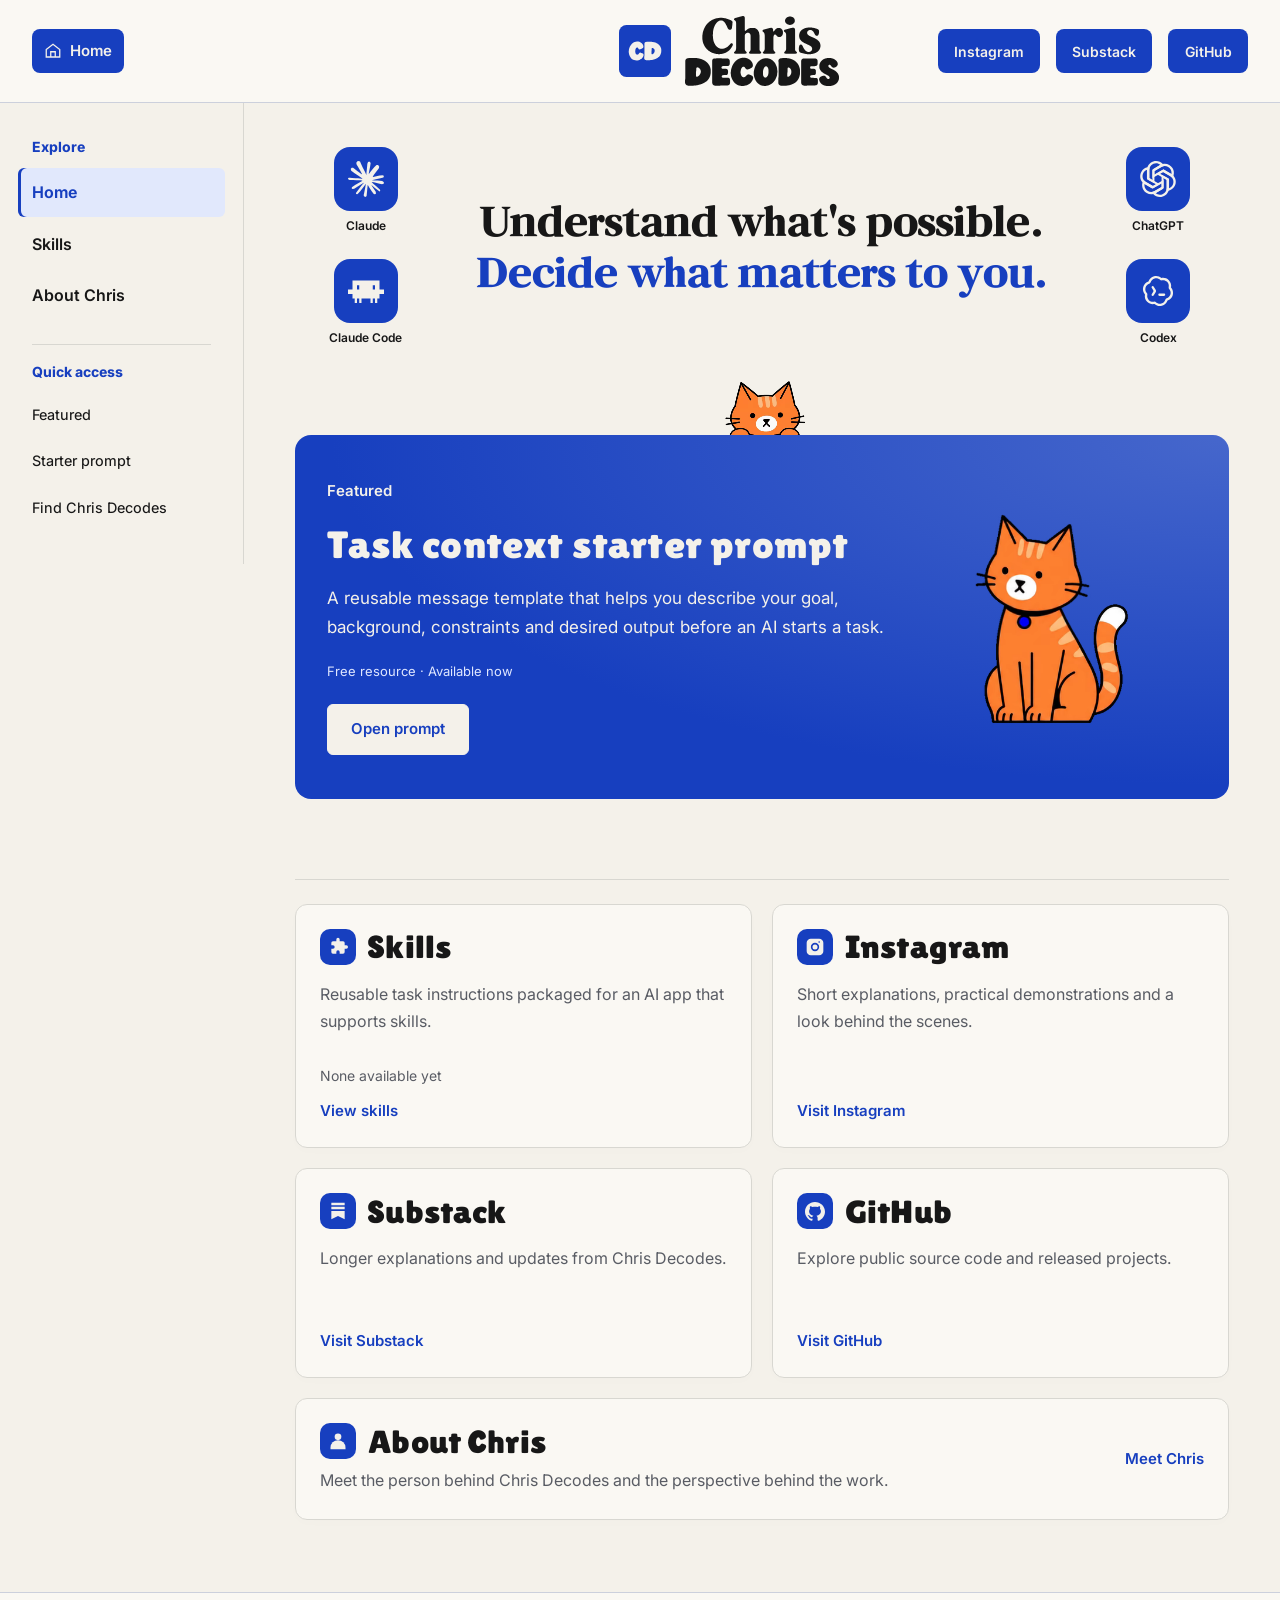
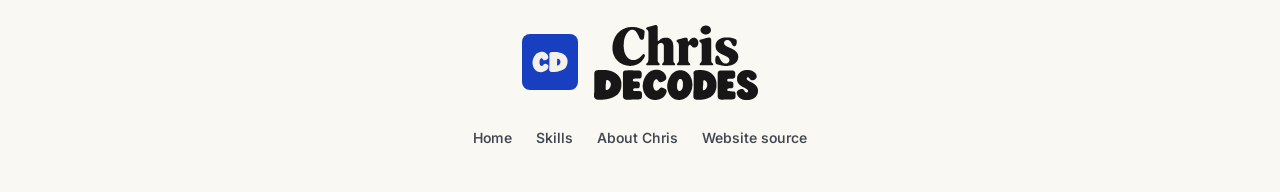
<file: index.html>
<!doctype html>
<html lang="en"><head><meta charset="utf-8"><meta name="viewport" content="width=device-width, initial-scale=1"><title>Home · Chris Decodes</title><meta name="description" content="Explore Chris Decodes skills and free resources, meet Chris, and find Instagram, Substack and GitHub."><meta name="theme-color" content="#173FBF"><meta property="og:title" content="Home · Chris Decodes"><meta property="og:description" content="Understand what's possible. Decide what matters to you."><link rel="icon" href="/assets/favicon.svg" type="image/svg+xml"><link rel="preload" href="/assets/WordmarkEditorial.ttf" as="font" type="font/ttf" crossorigin><link rel="stylesheet" href="/styles.css?v=4ba803b725cc"><script type="application/json" id="site-config">{"tagline":"Understand what's possible. Decide what matters to you.","navigation":[{"id":"home","label":"Home","url":"/"},{"id":"skills","label":"Skills","url":"/skills/"},{"id":"about","label":"About Chris","url":"/about/"}],"types":{"skills":{"label":"Skills","title":"Skills","singular":"Skill","url":"/skills/","nav":"skills","description":"A skill is a reusable set of instructions for a specific task, packaged for an AI app that supports skills. It may include templates, files or scripts.","tileDescription":"Reusable task instructions packaged for an AI app that supports skills.","emptyDescription":"Published skills will include their purpose, supported app, expected outcomes and setup steps.","useSteps":["Open a skill and check its supported app, requirements and expected outcomes.","Follow that resource’s setup steps to add the skill to the supported app. The method depends on the app and the skill.","Use the skill for your task as its resource page describes, then review the result."]},"prompts":{"label":"Prompts","singular":"Prompt","url":"/resources/task-context-starter-prompt/","nav":"home"}},"shortcuts":[{"label":"Featured","url":"/#featured"},{"label":"Starter prompt","url":"/resources/task-context-starter-prompt/"},{"label":"Find Chris Decodes","url":"/about/#channels-title"}],"channels":[{"id":"instagram","label":"Instagram","url":"https://www.instagram.com/chris.decodes/","description":"Short explanations, practical demonstrations and a look behind the scenes.","action":"Visit Instagram"},{"id":"substack","label":"Substack","url":"https://substack.com/@chrisdecodes","description":"Longer explanations and updates from Chris Decodes.","action":"Visit Substack"},{"id":"github","label":"GitHub","url":"https://github.com/chrisdecodes-io","description":"Explore public source code and released projects.","action":"Visit GitHub"}],"legacyRoutes":{"prompts":"/resources/task-context-starter-prompt/","prompting":"/resources/task-context-starter-prompt/","instructions":"/skills/","skills":"/skills/"}}</script><script type="application/json" id="character-assets">{"/styles.css":"/styles.css?v=4ba803b725cc","/app.js":"/app.js?v=41843a79a5de","/cat-motion.js":"/cat-motion.js?v=353474949ba3","/legacy-guides.js":"/legacy-guides.js?v=e78c7a28d3a1","/assets/characters/curious.webm":"/assets/characters/curious.webm?v=998fbcb05bd0","/assets/characters/curious.mov":"/assets/characters/curious.mov?v=37a42fb04d16","/assets/characters/curious.png":"/assets/characters/curious.png?v=dba51ad01598","/assets/characters/work.webm":"/assets/characters/work.webm?v=6533319961f9","/assets/characters/work.mov":"/assets/characters/work.mov?v=38e88a0df277","/assets/characters/work.png":"/assets/characters/work.png?v=092979cd5dc8","/assets/characters/presenting.webm":"/assets/characters/presenting.webm?v=2687e1ab9151","/assets/characters/presenting.mov":"/assets/characters/presenting.mov?v=0469c3a050db","/assets/characters/presenting.png":"/assets/characters/presenting.png?v=f0e5d7b3813c","/assets/characters/rest.webm":"/assets/characters/rest.webm?v=f57a9287e5f8","/assets/characters/rest.mov":"/assets/characters/rest.mov?v=0a169802d665","/assets/characters/rest.png":"/assets/characters/rest.png?v=c10e5b1cfd68","/assets/characters/peek.webm":"/assets/characters/peek.webm?v=a9a381fa64bb","/assets/characters/peek.mov":"/assets/characters/peek.mov?v=93e07b1f538b","/assets/characters/peek.png":"/assets/characters/peek.png?v=89c54f8ad49e","/assets/characters/walk.webm":"/assets/characters/walk.webm?v=b85d0eef2d5d","/assets/characters/walk.mov":"/assets/characters/walk.mov?v=a64cdf4a6710","/assets/characters/walk.png":"/assets/characters/walk.png?v=d634de64fa08"}</script><script src="/cat-motion.js?v=353474949ba3" defer></script><script src="/app.js?v=41843a79a5de" defer></script></head><body>
<a class="skip-link" href="#main">Skip to content</a><header class="header"><div class="header-inner"><a class="home-link" href="/" aria-current="page"><svg class="home-icon" viewBox="0 0 24 24" width="18" height="18" fill="none" stroke="currentColor" stroke-width="1.7" aria-hidden="true"><path d="m3 10 9-7 9 7v10H3z"/><path d="M9 20v-7h6v7"/></svg>Home</a><a class="brand" href="/" aria-label="Chris Decodes home"><img class="brand-symbol" src="/assets/cd-logo-square.svg" alt="" width="176" height="176"><img class="brand-wordmark" src="/assets/wordmark-cta-ink.svg" alt="" width="533" height="245"></a><button class="sidebar-toggle" aria-expanded="false" aria-controls="sidebar-links">Menu <span aria-hidden="true">+</span></button><nav class="top-channels" aria-label="Chris Decodes channels"><a class="channel-button" href="https://www.instagram.com/chris.decodes/">Instagram</a><a class="channel-button" href="https://substack.com/@chrisdecodes">Substack</a><a class="channel-button" href="https://github.com/chrisdecodes-io">GitHub</a></nav></div></header>
<div class="site-shell"><aside class="sidebar"><nav id="sidebar-links" aria-label="Main navigation"><p class="nav-label">Explore</p><a href="/" data-nav="home" aria-current="page">Home</a><a href="/skills/" data-nav="skills">Skills</a><a href="/about/" data-nav="about">About Chris</a><div class="nav-divider"></div><p class="nav-label">Quick access</p><a class="shortcut-link" href="/#featured">Featured</a><a class="shortcut-link" href="/resources/task-context-starter-prompt/">Starter prompt</a><a class="shortcut-link" href="/about/#channels-title">Find Chris Decodes</a></nav></aside><main id="main" tabindex="-1"><section class="home-page"><div class="home-intro"><h1 class="home-tagline"><span class="tagline-opening">Understand what&#39;s possible.</span> <span class="tagline-closing">Decide what matters to you.</span></h1><ul class="platform-orbit" aria-label="Platforms Chris Decodes explores"><li class="platform-token" data-platform="claude"><span class="platform-content"><span class="platform-mark"><img src="/assets/platforms/claude.svg" width="40" height="40" alt=""></span><span class="platform-label">Claude</span></span></li><li class="platform-token" data-platform="claude-code"><span class="platform-content"><span class="platform-mark"><img src="/assets/platforms/claude-code.svg" width="40" height="40" alt=""></span><span class="platform-label">Claude Code</span></span></li><li class="platform-token" data-platform="chatgpt"><span class="platform-content"><span class="platform-mark"><img src="/assets/platforms/chatgpt.svg" width="40" height="40" alt=""></span><span class="platform-label">ChatGPT</span></span></li><li class="platform-token" data-platform="codex"><span class="platform-content"><span class="platform-mark"><img src="/assets/platforms/codex.svg" width="40" height="40" alt=""></span><span class="platform-label">Codex</span></span></li></ul></div><div class="feature-peek-wrap peek-surface"><div class="peek-edge" data-peek-position="tagline" aria-hidden="true"><div  class="decoder-cat" data-action="peek" aria-hidden="true"><img src="/assets/characters/peek.png?v=89c54f8ad49e" width="512" height="512" alt=""><video muted loop playsinline preload="none" poster="/assets/characters/peek.png?v=89c54f8ad49e" tabindex="-1" aria-hidden="true"></video></div></div><div class="walk-track" aria-hidden="true"><div  class="decoder-cat" data-action="walk" aria-hidden="true"><img src="/assets/characters/walk.png?v=d634de64fa08" width="512" height="512" alt=""><video muted loop playsinline preload="none" poster="/assets/characters/walk.png?v=d634de64fa08" tabindex="-1" aria-hidden="true"></video></div></div><section id="featured" class="featured-panel" aria-labelledby="featured-title"><div class="featured-copy"><p class="featured-label">Featured</p><h2 id="featured-title">Task context starter prompt</h2><p class="featured-description">A reusable message template that helps you describe your goal, background, constraints and desired output before an AI starts a task.</p><p class="featured-meta">Free resource · Available now</p><a class="button featured-button" href="/resources/task-context-starter-prompt/">Open prompt</a></div><div  class="decoder-cat" data-action="curious" aria-hidden="true"><img src="/assets/characters/curious.png?v=dba51ad01598" width="512" height="512" alt=""><video muted loop playsinline preload="none" poster="/assets/characters/curious.png?v=dba51ad01598" tabindex="-1" aria-hidden="true"></video></div></section></div><nav class="home-grid peek-surface" aria-label="Skills, channels and about Chris"><div class="peek-edge" data-peek-position="left" aria-hidden="true"><div  class="decoder-cat" data-action="peek" aria-hidden="true"><img src="/assets/characters/peek.png?v=89c54f8ad49e" width="512" height="512" alt=""><video muted loop playsinline preload="none" poster="/assets/characters/peek.png?v=89c54f8ad49e" tabindex="-1" aria-hidden="true"></video></div></div><a class="home-tile" href="/skills/"><div class="tile-heading"><span class="tile-icon" aria-hidden="true"><svg viewBox="0 0 24 24" width="20" height="20" fill="currentColor" focusable="false"><path d="M6 5h4V3a2 2 0 0 1 4 0v2h4a2 2 0 0 1 2 2v3h2a2 2 0 0 1 0 4h-2v4a2 2 0 0 1-2 2h-4v-2a2 2 0 0 0-4 0v2H6a2 2 0 0 1-2-2v-4h2a2 2 0 0 0 0-4H4V7a2 2 0 0 1 2-2z"/></svg></span><h2>Skills</h2></div><p>Reusable task instructions packaged for an AI app that supports skills.</p><div class="tile-bottom"><span class="tile-status">None available yet</span><span class="tile-action">View skills</span></div></a><a class="home-tile" href="https://www.instagram.com/chris.decodes/"><div class="tile-heading"><span class="tile-icon" aria-hidden="true"><svg viewBox="0 0 24 24" width="20" height="20" fill="currentColor" focusable="false"><path fill-rule="evenodd" d="M7 2h10a5 5 0 0 1 5 5v10a5 5 0 0 1-5 5H7a5 5 0 0 1-5-5V7a5 5 0 0 1 5-5zm5 5a5 5 0 1 0 0 10 5 5 0 0 0 0-10zm5-2a1 1 0 1 0 0 2 1 1 0 0 0 0-2z"/><circle cx="12" cy="12" r="3"/></svg></span><h2>Instagram</h2></div><p>Short explanations, practical demonstrations and a look behind the scenes.</p><div class="tile-bottom"><span class="tile-action">Visit Instagram</span></div></a><a class="home-tile" href="https://substack.com/@chrisdecodes"><div class="tile-heading"><span class="tile-icon" aria-hidden="true"><svg viewBox="0 0 24 24" width="20" height="20" fill="currentColor" focusable="false"><path d="M4 2h16v3H4zM4 7h16v3H4zM4 12h16v10l-8-4-8 4z"/></svg></span><h2>Substack</h2></div><p>Longer explanations and updates from Chris Decodes.</p><div class="tile-bottom"><span class="tile-action">Visit Substack</span></div></a><a class="home-tile" href="https://github.com/chrisdecodes-io"><div class="tile-heading"><span class="tile-icon" aria-hidden="true"><img src="/assets/platforms/github.svg" width="20" height="20" alt=""></span><h2>GitHub</h2></div><p>Explore public source code and released projects.</p><div class="tile-bottom"><span class="tile-action">Visit GitHub</span></div></a><a class="home-tile" href="/about/"><div class="tile-heading"><span class="tile-icon" aria-hidden="true"><svg viewBox="0 0 24 24" width="20" height="20" fill="currentColor" focusable="false"><circle cx="12" cy="7" r="4"/><path d="M3 22v-2a9 9 0 0 1 18 0v2z"/></svg></span><h2>About Chris</h2></div><p>Meet the person behind Chris Decodes and the perspective behind the work.</p><div class="tile-bottom"><span class="tile-action">Meet Chris</span></div></a></nav></section></main></div><footer class="footer peek-surface footer-peek"><div class="peek-edge" data-peek-position="center" aria-hidden="true"><div  class="decoder-cat" data-action="peek" aria-hidden="true"><img src="/assets/characters/peek.png?v=89c54f8ad49e" width="512" height="512" alt=""><video muted loop playsinline preload="none" poster="/assets/characters/peek.png?v=89c54f8ad49e" tabindex="-1" aria-hidden="true"></video></div></div><div class="footer-inner"><div class="footer-brand"><a class="footer-monogram" href="/" aria-label="Chris Decodes home"><img src="/assets/cd-logo-square.svg" width="56" height="56" alt="Chris Decodes CD logo"></a><p class="footer-name"><img class="footer-wordmark" src="/assets/wordmark-cta-ink.svg" width="533" height="245" alt="Chris Decodes"></p></div><nav aria-label="Footer navigation"><a href="/">Home</a><a href="/skills/">Skills</a><a href="/about/">About Chris</a><a href="https://github.com/chrisdecodes-io/chrisdecodes-io.github.io">Website source</a></nav></div></footer></body></html>
</file>
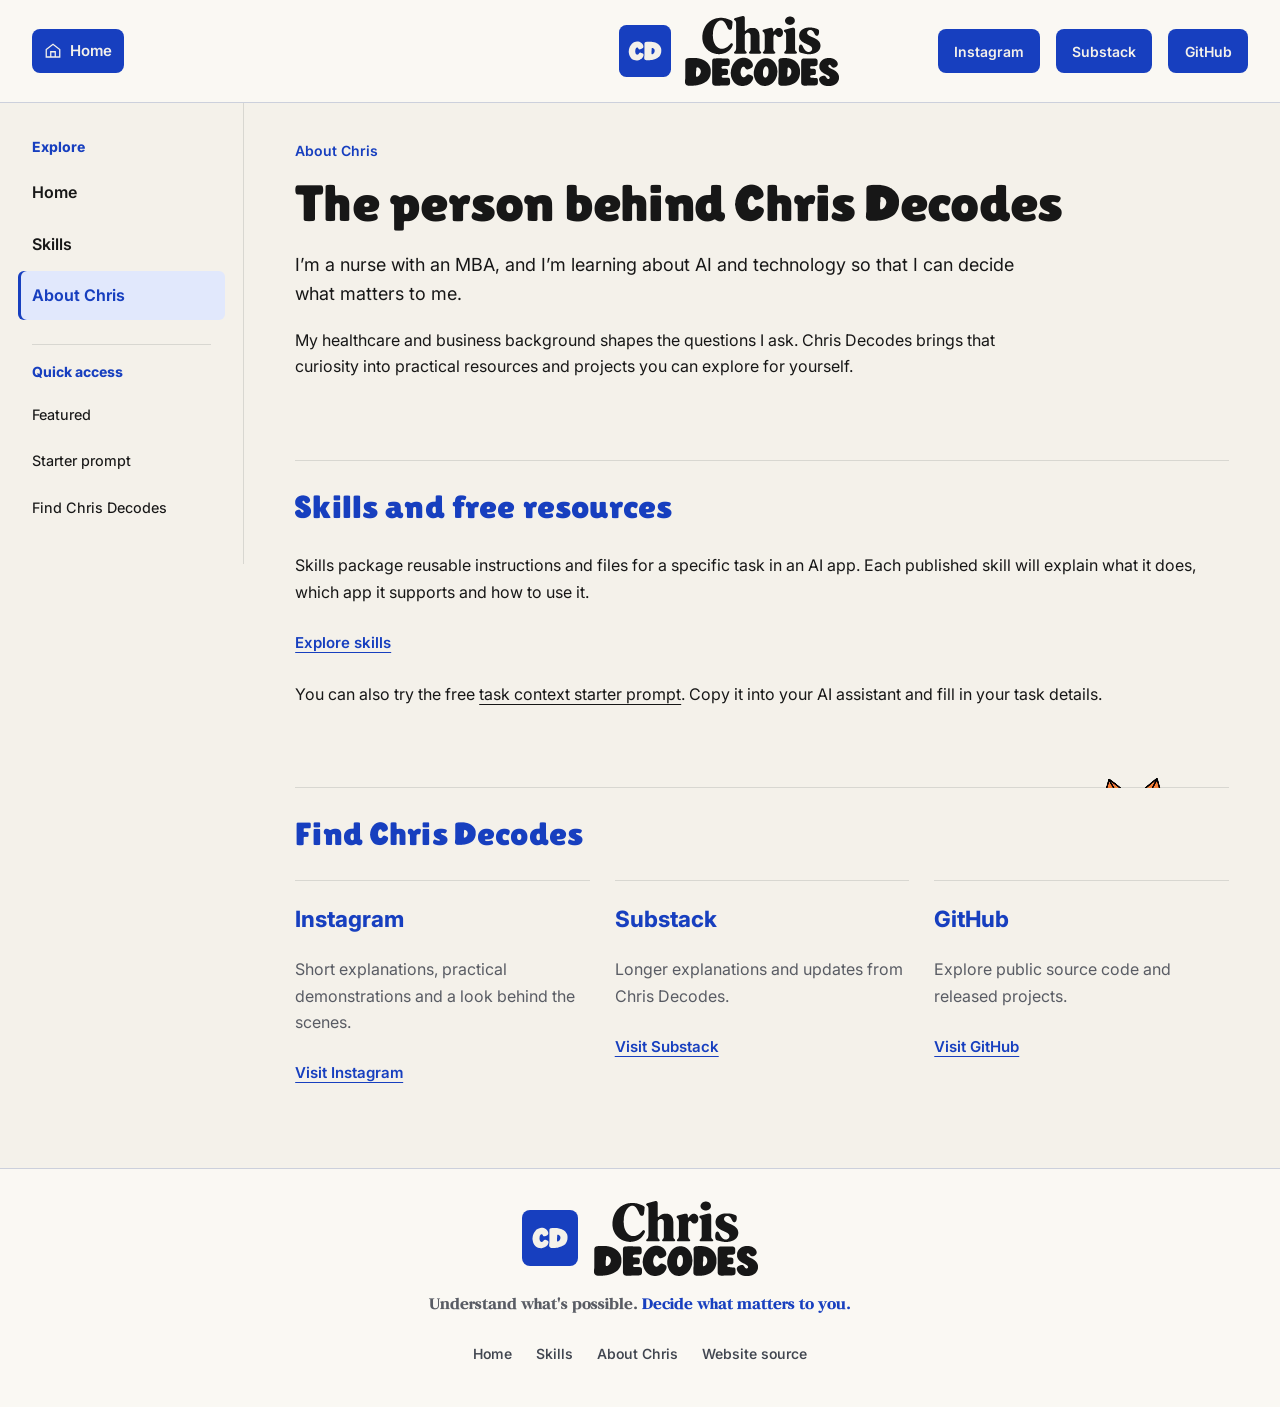
<file: about/index.html>
<!doctype html>
<html lang="en"><head><meta charset="utf-8"><meta name="viewport" content="width=device-width, initial-scale=1"><title>About Chris · Chris Decodes</title><meta name="description" content="Explore Chris Decodes skills and free resources, meet Chris, and find Instagram, Substack and GitHub."><meta name="theme-color" content="#173FBF"><meta property="og:title" content="About Chris · Chris Decodes"><meta property="og:description" content="Understand what's possible. Decide what matters to you."><link rel="icon" href="/assets/favicon.svg" type="image/svg+xml"><link rel="preload" href="/assets/WordmarkEditorial.ttf" as="font" type="font/ttf" crossorigin><link rel="stylesheet" href="/styles.css?v=4ba803b725cc"><script type="application/json" id="site-config">{"tagline":"Understand what's possible. Decide what matters to you.","navigation":[{"id":"home","label":"Home","url":"/"},{"id":"skills","label":"Skills","url":"/skills/"},{"id":"about","label":"About Chris","url":"/about/"}],"types":{"skills":{"label":"Skills","title":"Skills","singular":"Skill","url":"/skills/","nav":"skills","description":"A skill is a reusable set of instructions for a specific task, packaged for an AI app that supports skills. It may include templates, files or scripts.","tileDescription":"Reusable task instructions packaged for an AI app that supports skills.","emptyDescription":"Published skills will include their purpose, supported app, expected outcomes and setup steps.","useSteps":["Open a skill and check its supported app, requirements and expected outcomes.","Follow that resource’s setup steps to add the skill to the supported app. The method depends on the app and the skill.","Use the skill for your task as its resource page describes, then review the result."]},"prompts":{"label":"Prompts","singular":"Prompt","url":"/resources/task-context-starter-prompt/","nav":"home"}},"shortcuts":[{"label":"Featured","url":"/#featured"},{"label":"Starter prompt","url":"/resources/task-context-starter-prompt/"},{"label":"Find Chris Decodes","url":"/about/#channels-title"}],"channels":[{"id":"instagram","label":"Instagram","url":"https://www.instagram.com/chris.decodes/","description":"Short explanations, practical demonstrations and a look behind the scenes.","action":"Visit Instagram"},{"id":"substack","label":"Substack","url":"https://substack.com/@chrisdecodes","description":"Longer explanations and updates from Chris Decodes.","action":"Visit Substack"},{"id":"github","label":"GitHub","url":"https://github.com/chrisdecodes-io","description":"Explore public source code and released projects.","action":"Visit GitHub"}],"legacyRoutes":{"prompts":"/resources/task-context-starter-prompt/","prompting":"/resources/task-context-starter-prompt/","instructions":"/skills/","skills":"/skills/"}}</script><script type="application/json" id="character-assets">{"/styles.css":"/styles.css?v=4ba803b725cc","/app.js":"/app.js?v=41843a79a5de","/cat-motion.js":"/cat-motion.js?v=353474949ba3","/legacy-guides.js":"/legacy-guides.js?v=e78c7a28d3a1","/assets/characters/curious.webm":"/assets/characters/curious.webm?v=998fbcb05bd0","/assets/characters/curious.mov":"/assets/characters/curious.mov?v=37a42fb04d16","/assets/characters/curious.png":"/assets/characters/curious.png?v=dba51ad01598","/assets/characters/work.webm":"/assets/characters/work.webm?v=6533319961f9","/assets/characters/work.mov":"/assets/characters/work.mov?v=38e88a0df277","/assets/characters/work.png":"/assets/characters/work.png?v=092979cd5dc8","/assets/characters/presenting.webm":"/assets/characters/presenting.webm?v=2687e1ab9151","/assets/characters/presenting.mov":"/assets/characters/presenting.mov?v=0469c3a050db","/assets/characters/presenting.png":"/assets/characters/presenting.png?v=f0e5d7b3813c","/assets/characters/rest.webm":"/assets/characters/rest.webm?v=f57a9287e5f8","/assets/characters/rest.mov":"/assets/characters/rest.mov?v=0a169802d665","/assets/characters/rest.png":"/assets/characters/rest.png?v=c10e5b1cfd68","/assets/characters/peek.webm":"/assets/characters/peek.webm?v=a9a381fa64bb","/assets/characters/peek.mov":"/assets/characters/peek.mov?v=93e07b1f538b","/assets/characters/peek.png":"/assets/characters/peek.png?v=89c54f8ad49e","/assets/characters/walk.webm":"/assets/characters/walk.webm?v=b85d0eef2d5d","/assets/characters/walk.mov":"/assets/characters/walk.mov?v=a64cdf4a6710","/assets/characters/walk.png":"/assets/characters/walk.png?v=d634de64fa08"}</script><script src="/cat-motion.js?v=353474949ba3" defer></script><script src="/app.js?v=41843a79a5de" defer></script></head><body>
<a class="skip-link" href="#main">Skip to content</a><header class="header"><div class="header-inner"><a class="home-link" href="/"><svg class="home-icon" viewBox="0 0 24 24" width="18" height="18" fill="none" stroke="currentColor" stroke-width="1.7" aria-hidden="true"><path d="m3 10 9-7 9 7v10H3z"/><path d="M9 20v-7h6v7"/></svg>Home</a><a class="brand" href="/" aria-label="Chris Decodes home"><img class="brand-symbol" src="/assets/cd-logo-square.svg" alt="" width="176" height="176"><img class="brand-wordmark" src="/assets/wordmark-cta-ink.svg" alt="" width="533" height="245"></a><button class="sidebar-toggle" aria-expanded="false" aria-controls="sidebar-links">Menu <span aria-hidden="true">+</span></button><nav class="top-channels" aria-label="Chris Decodes channels"><a class="channel-button" href="https://www.instagram.com/chris.decodes/">Instagram</a><a class="channel-button" href="https://substack.com/@chrisdecodes">Substack</a><a class="channel-button" href="https://github.com/chrisdecodes-io">GitHub</a></nav></div></header>
<div class="site-shell"><aside class="sidebar"><nav id="sidebar-links" aria-label="Main navigation"><p class="nav-label">Explore</p><a href="/" data-nav="home">Home</a><a href="/skills/" data-nav="skills">Skills</a><a href="/about/" data-nav="about" aria-current="page">About Chris</a><div class="nav-divider"></div><p class="nav-label">Quick access</p><a class="shortcut-link" href="/#featured">Featured</a><a class="shortcut-link" href="/resources/task-context-starter-prompt/">Starter prompt</a><a class="shortcut-link" href="/about/#channels-title">Find Chris Decodes</a></nav></aside><main id="main" tabindex="-1"><article class="about-page"><p class="eyebrow">About Chris</p><h1>The person behind Chris Decodes</h1><p class="lead">I’m a nurse with an MBA, and I’m learning about AI and technology so that I can decide what matters to me.</p><p>My healthcare and business background shapes the questions I ask. Chris Decodes brings that curiosity into practical resources and projects you can explore for yourself.</p><section class="peek-surface about-skills"><div class="peek-edge" data-peek-position="left" aria-hidden="true"><div  class="decoder-cat" data-action="peek" aria-hidden="true"><img src="/assets/characters/peek.png?v=89c54f8ad49e" width="512" height="512" alt=""><video muted loop playsinline preload="none" poster="/assets/characters/peek.png?v=89c54f8ad49e" tabindex="-1" aria-hidden="true"></video></div></div><h2>Skills and free resources</h2><p>Skills package reusable instructions and files for a specific task in an AI app. Each published skill will explain what it does, which app it supports and how to use it.</p><p><a class="text-link" href="/skills/">Explore skills</a></p><p>You can also try the free <a href="/resources/task-context-starter-prompt/">task context starter prompt</a>. Copy it into your AI assistant and fill in your task details.</p></section><section class="channels peek-surface" aria-labelledby="channels-title"><div class="peek-edge" data-peek-position="right" aria-hidden="true"><div  class="decoder-cat" data-action="peek" aria-hidden="true"><img src="/assets/characters/peek.png?v=89c54f8ad49e" width="512" height="512" alt=""><video muted loop playsinline preload="none" poster="/assets/characters/peek.png?v=89c54f8ad49e" tabindex="-1" aria-hidden="true"></video></div></div><h2 id="channels-title">Find Chris Decodes</h2><div class="channel-grid"><article id="instagram"><h3>Instagram</h3><p>Short explanations, practical demonstrations and a look behind the scenes.</p><a class="text-link" href="https://www.instagram.com/chris.decodes/">Visit Instagram</a></article><article id="substack"><h3>Substack</h3><p>Longer explanations and updates from Chris Decodes.</p><a class="text-link" href="https://substack.com/@chrisdecodes">Visit Substack</a></article><article id="github"><h3>GitHub</h3><p>Explore public source code and released projects.</p><a class="text-link" href="https://github.com/chrisdecodes-io">Visit GitHub</a></article></div></section></article></main></div><footer class="footer peek-surface footer-peek"><div class="peek-edge" data-peek-position="center" aria-hidden="true"><div  class="decoder-cat" data-action="peek" aria-hidden="true"><img src="/assets/characters/peek.png?v=89c54f8ad49e" width="512" height="512" alt=""><video muted loop playsinline preload="none" poster="/assets/characters/peek.png?v=89c54f8ad49e" tabindex="-1" aria-hidden="true"></video></div></div><div class="footer-inner"><div class="footer-brand"><a class="footer-monogram" href="/" aria-label="Chris Decodes home"><img src="/assets/cd-logo-square.svg" width="56" height="56" alt="Chris Decodes CD logo"></a><p class="footer-name"><img class="footer-wordmark" src="/assets/wordmark-cta-ink.svg" width="533" height="245" alt="Chris Decodes"></p></div><p class="footer-tagline"><span class="tagline-opening">Understand what&#39;s possible.</span> <span class="tagline-closing">Decide what matters to you.</span></p><nav aria-label="Footer navigation"><a href="/">Home</a><a href="/skills/">Skills</a><a href="/about/">About Chris</a><a href="https://github.com/chrisdecodes-io/chrisdecodes-io.github.io">Website source</a></nav></div></footer></body></html>
</file>
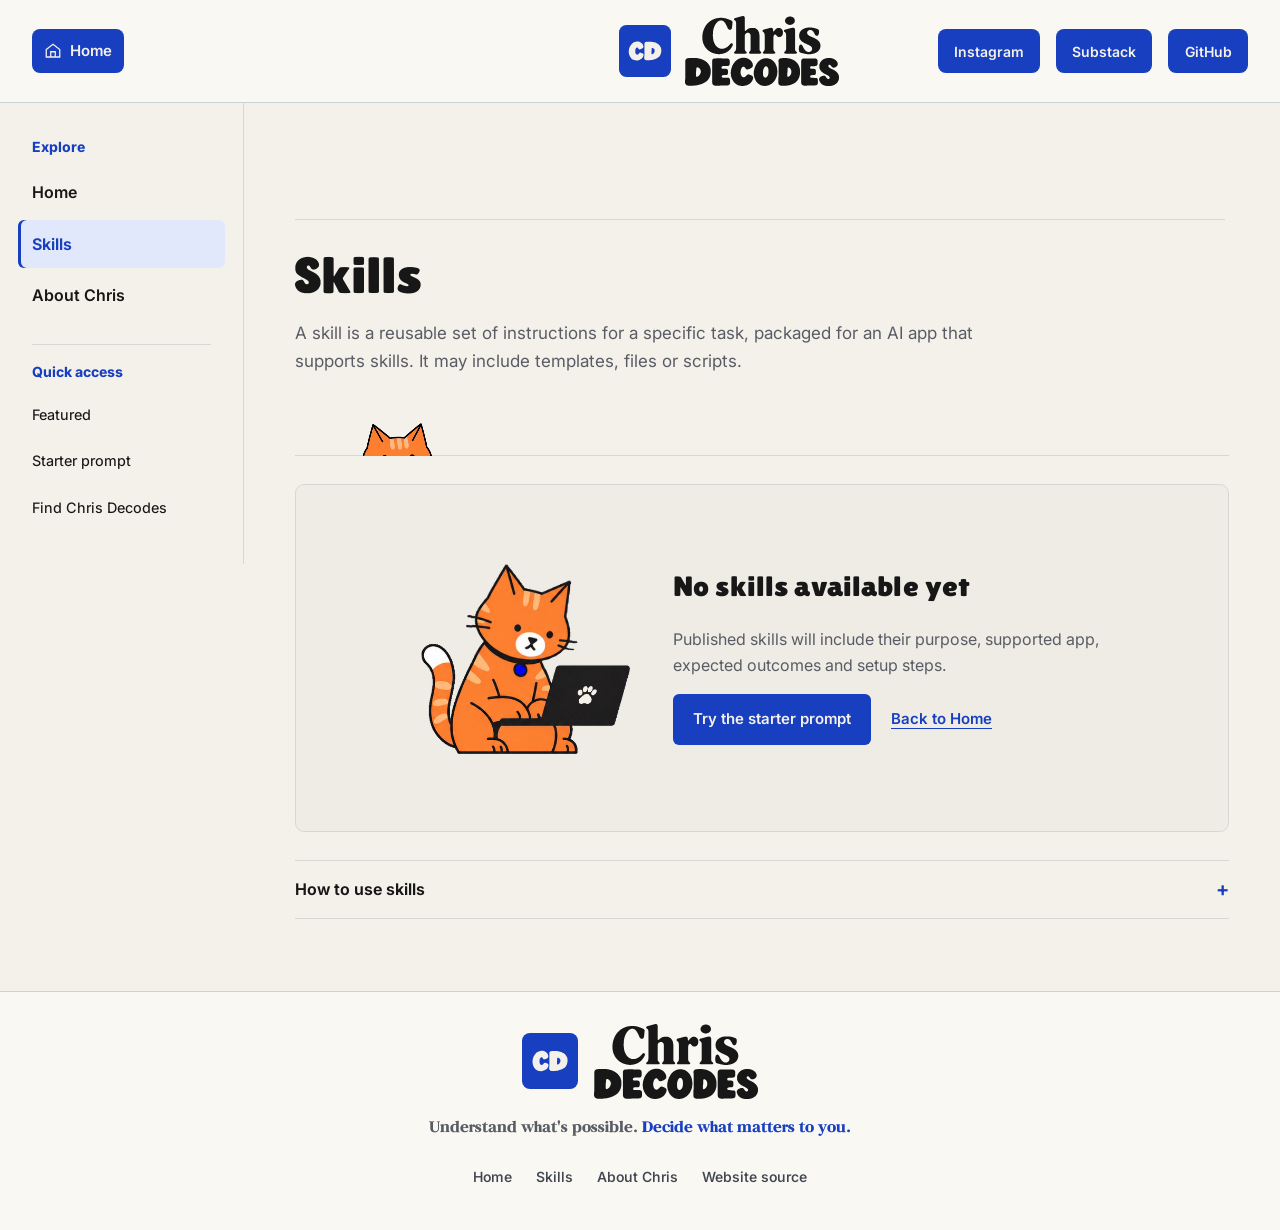
<file: guides/index.html>
<!doctype html><html lang="en"><head><meta charset="utf-8"><meta name="viewport" content="width=device-width, initial-scale=1"><title>Find Chris Decodes</title><script type="application/json" id="site-config">{"tagline":"Understand what's possible. Decide what matters to you.","navigation":[{"id":"home","label":"Home","url":"/"},{"id":"skills","label":"Skills","url":"/skills/"},{"id":"about","label":"About Chris","url":"/about/"}],"types":{"skills":{"label":"Skills","title":"Skills","singular":"Skill","url":"/skills/","nav":"skills","description":"A skill is a reusable set of instructions for a specific task, packaged for an AI app that supports skills. It may include templates, files or scripts.","tileDescription":"Reusable task instructions packaged for an AI app that supports skills.","emptyDescription":"Published skills will include their purpose, supported app, expected outcomes and setup steps.","useSteps":["Open a skill and check its supported app, requirements and expected outcomes.","Follow that resource’s setup steps to add the skill to the supported app. The method depends on the app and the skill.","Use the skill for your task as its resource page describes, then review the result."]},"prompts":{"label":"Prompts","singular":"Prompt","url":"/resources/task-context-starter-prompt/","nav":"home"}},"shortcuts":[{"label":"Featured","url":"/#featured"},{"label":"Starter prompt","url":"/resources/task-context-starter-prompt/"},{"label":"Find Chris Decodes","url":"/about/#channels-title"}],"channels":[{"id":"instagram","label":"Instagram","url":"https://www.instagram.com/chris.decodes/","description":"Short explanations, practical demonstrations and a look behind the scenes.","action":"Visit Instagram"},{"id":"substack","label":"Substack","url":"https://substack.com/@chrisdecodes","description":"Longer explanations and updates from Chris Decodes.","action":"Visit Substack"},{"id":"github","label":"GitHub","url":"https://github.com/chrisdecodes-io","description":"Explore public source code and released projects.","action":"Visit GitHub"}],"legacyRoutes":{"prompts":"/resources/task-context-starter-prompt/","prompting":"/resources/task-context-starter-prompt/","instructions":"/skills/","skills":"/skills/"}}</script><script src="/legacy-guides.js?v=e78c7a28d3a1" defer></script></head><body data-redirect="/skills/"><h1>Find Chris Decodes</h1><p>Continue to <a href="/skills/">Skills</a>.</p><p>You can also visit <a href="/">Home</a> or try the <a href="/resources/task-context-starter-prompt/">starter prompt</a>.</p></body></html>
</file>
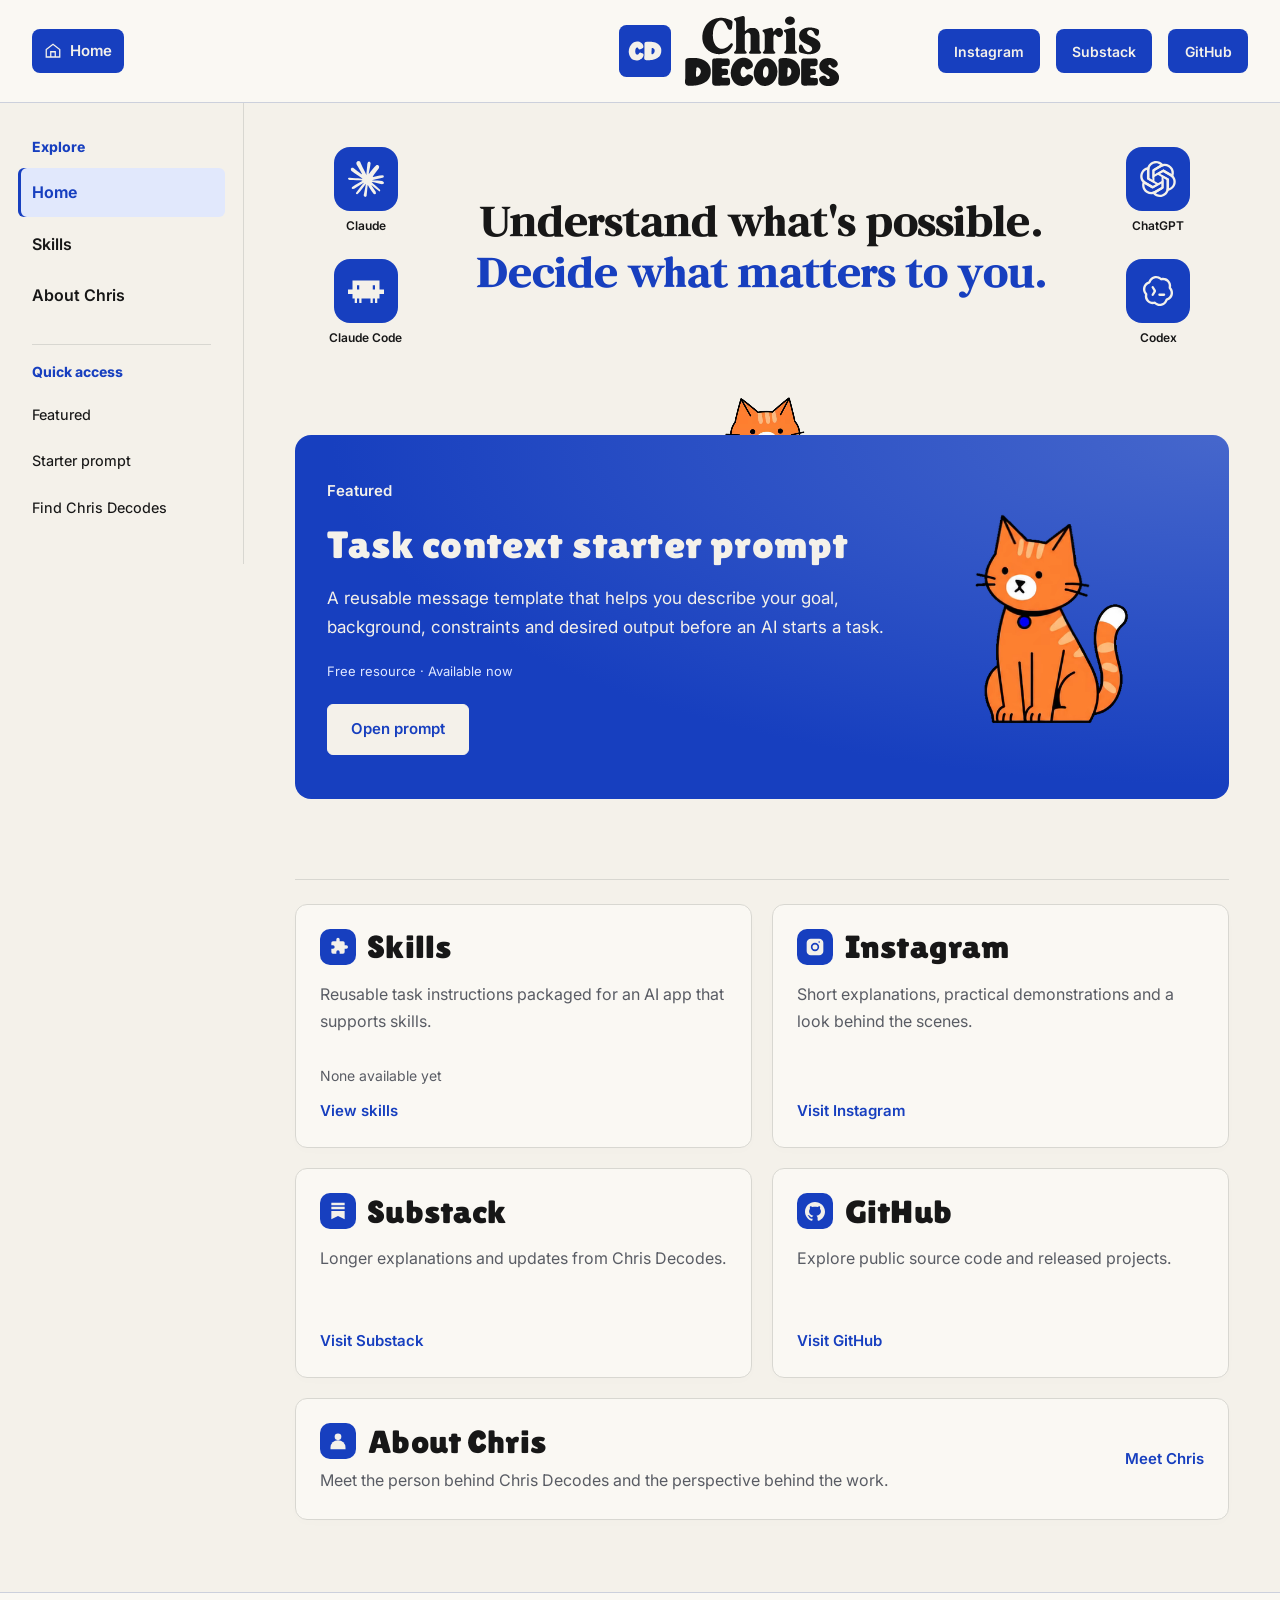
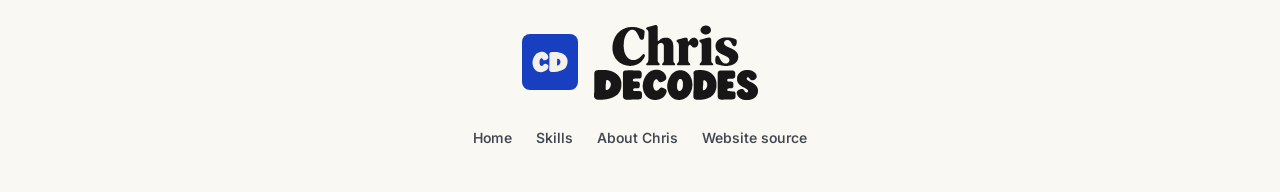
<file: projects/index.html>
<!doctype html><html lang="en"><head><meta charset="utf-8"><meta name="viewport" content="width=device-width, initial-scale=1"><title>Find Chris Decodes</title><script type="application/json" id="site-config">{"tagline":"Understand what's possible. Decide what matters to you.","navigation":[{"id":"home","label":"Home","url":"/"},{"id":"skills","label":"Skills","url":"/skills/"},{"id":"about","label":"About Chris","url":"/about/"}],"types":{"skills":{"label":"Skills","title":"Skills","singular":"Skill","url":"/skills/","nav":"skills","description":"A skill is a reusable set of instructions for a specific task, packaged for an AI app that supports skills. It may include templates, files or scripts.","tileDescription":"Reusable task instructions packaged for an AI app that supports skills.","emptyDescription":"Published skills will include their purpose, supported app, expected outcomes and setup steps.","useSteps":["Open a skill and check its supported app, requirements and expected outcomes.","Follow that resource’s setup steps to add the skill to the supported app. The method depends on the app and the skill.","Use the skill for your task as its resource page describes, then review the result."]},"prompts":{"label":"Prompts","singular":"Prompt","url":"/resources/task-context-starter-prompt/","nav":"home"}},"shortcuts":[{"label":"Featured","url":"/#featured"},{"label":"Starter prompt","url":"/resources/task-context-starter-prompt/"},{"label":"Find Chris Decodes","url":"/about/#channels-title"}],"channels":[{"id":"instagram","label":"Instagram","url":"https://www.instagram.com/chris.decodes/","description":"Short explanations, practical demonstrations and a look behind the scenes.","action":"Visit Instagram"},{"id":"substack","label":"Substack","url":"https://substack.com/@chrisdecodes","description":"Longer explanations and updates from Chris Decodes.","action":"Visit Substack"},{"id":"github","label":"GitHub","url":"https://github.com/chrisdecodes-io","description":"Explore public source code and released projects.","action":"Visit GitHub"}],"legacyRoutes":{"prompts":"/resources/task-context-starter-prompt/","prompting":"/resources/task-context-starter-prompt/","instructions":"/skills/","skills":"/skills/"}}</script><script src="/legacy-guides.js?v=e78c7a28d3a1" defer></script></head><body data-redirect="/"><h1>Find Chris Decodes</h1><p>Continue to <a href="/">Home</a>.</p><p>You can also visit <a href="/">Home</a> or try the <a href="/resources/task-context-starter-prompt/">starter prompt</a>.</p></body></html>
</file>
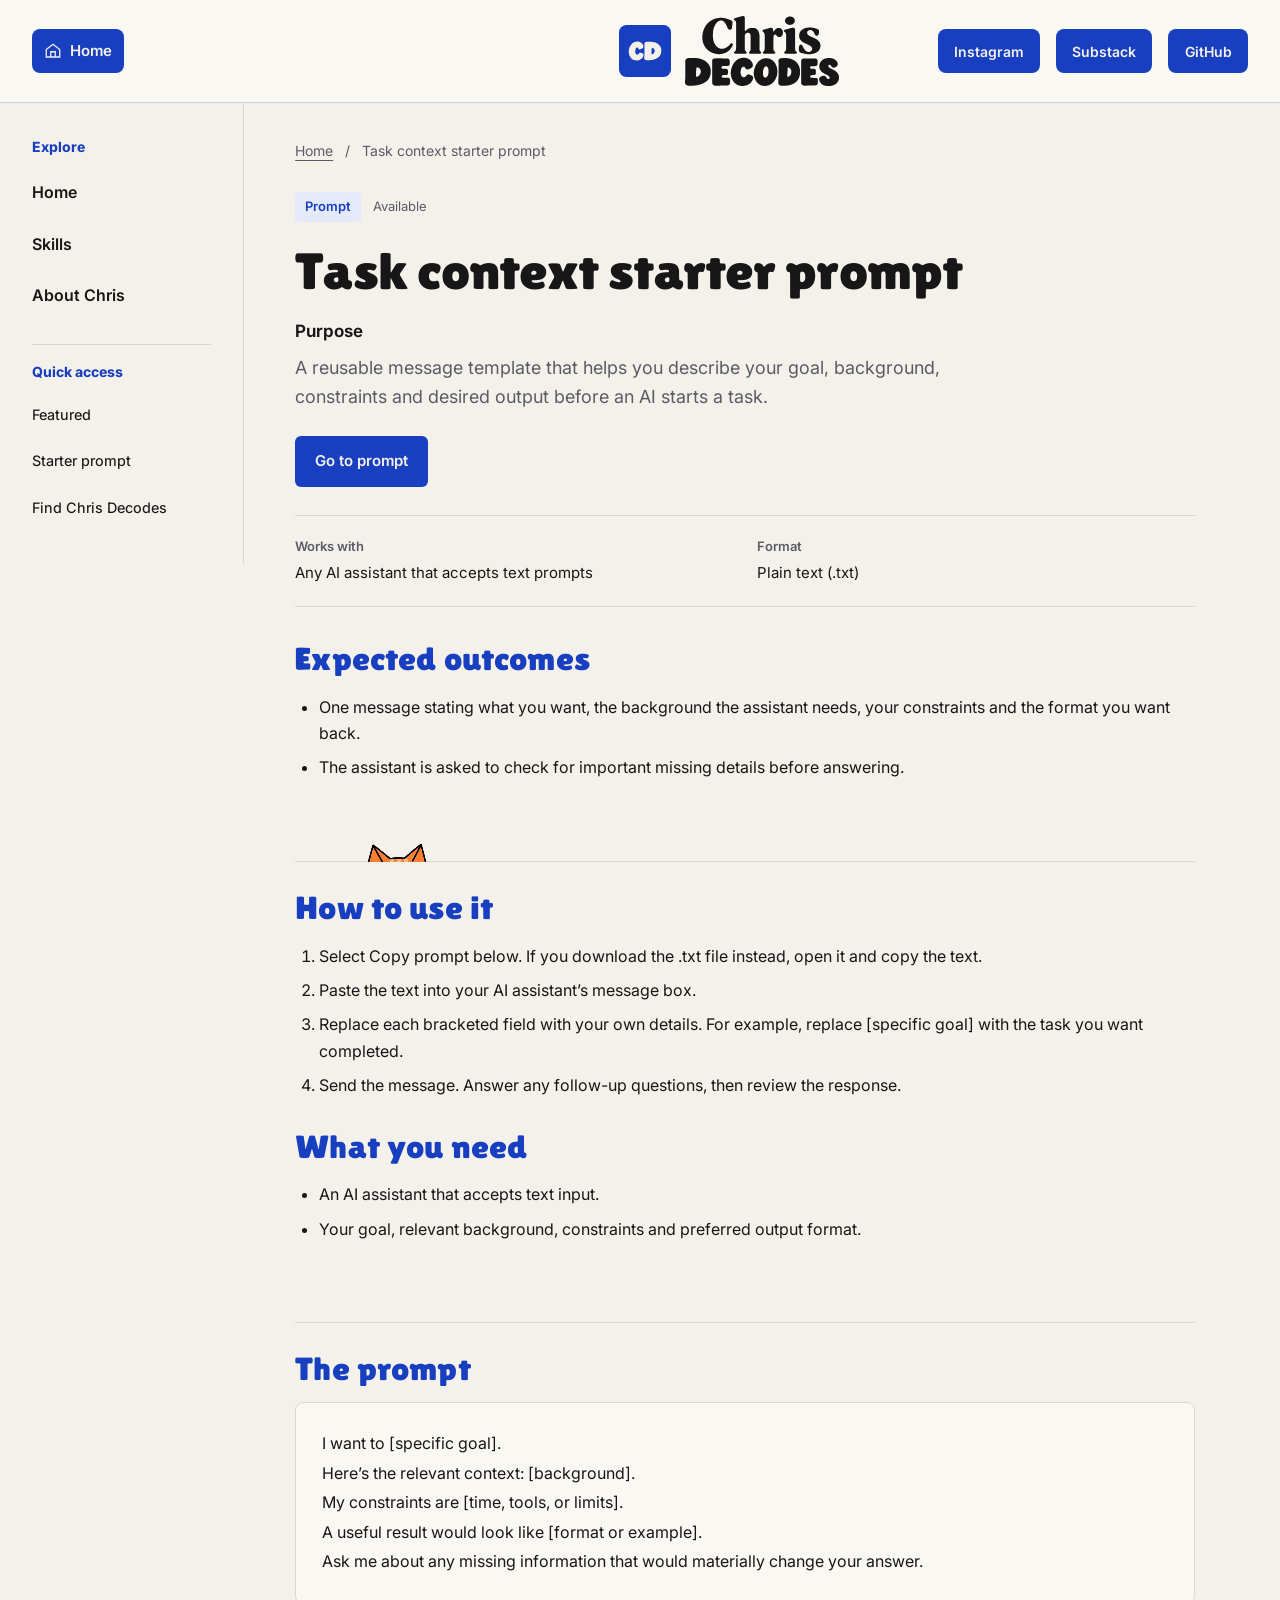
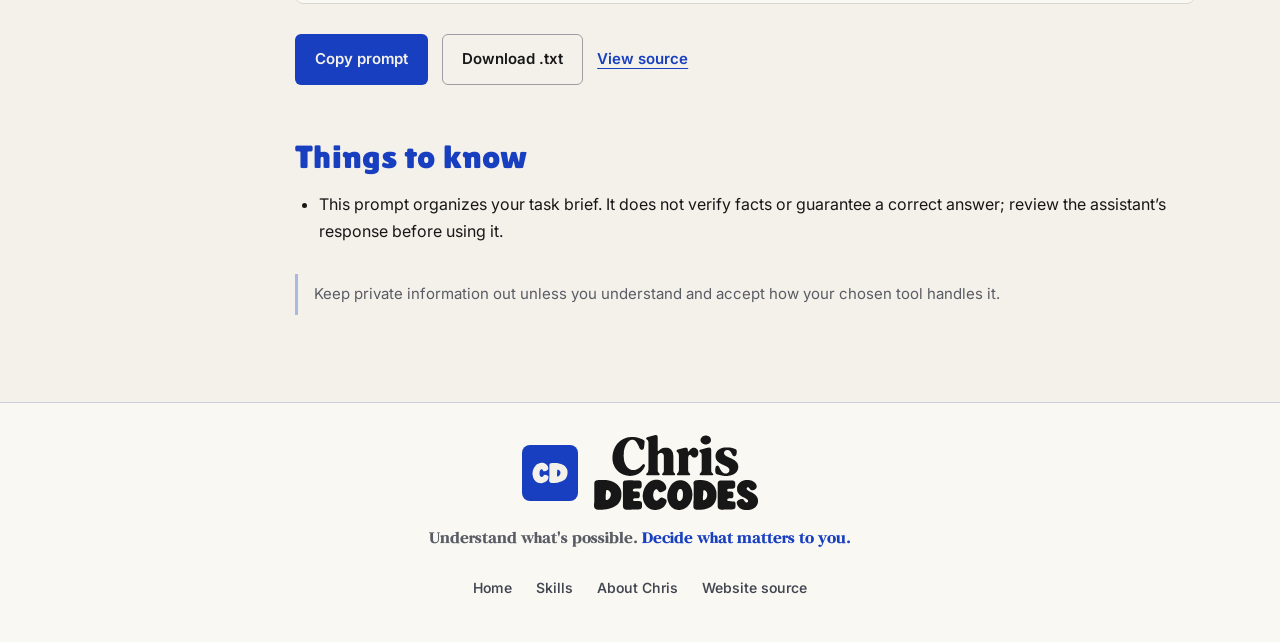
<file: prompts/index.html>
<!doctype html><html lang="en"><head><meta charset="utf-8"><meta name="viewport" content="width=device-width, initial-scale=1"><title>Find Chris Decodes</title><script type="application/json" id="site-config">{"tagline":"Understand what's possible. Decide what matters to you.","navigation":[{"id":"home","label":"Home","url":"/"},{"id":"skills","label":"Skills","url":"/skills/"},{"id":"about","label":"About Chris","url":"/about/"}],"types":{"skills":{"label":"Skills","title":"Skills","singular":"Skill","url":"/skills/","nav":"skills","description":"A skill is a reusable set of instructions for a specific task, packaged for an AI app that supports skills. It may include templates, files or scripts.","tileDescription":"Reusable task instructions packaged for an AI app that supports skills.","emptyDescription":"Published skills will include their purpose, supported app, expected outcomes and setup steps.","useSteps":["Open a skill and check its supported app, requirements and expected outcomes.","Follow that resource’s setup steps to add the skill to the supported app. The method depends on the app and the skill.","Use the skill for your task as its resource page describes, then review the result."]},"prompts":{"label":"Prompts","singular":"Prompt","url":"/resources/task-context-starter-prompt/","nav":"home"}},"shortcuts":[{"label":"Featured","url":"/#featured"},{"label":"Starter prompt","url":"/resources/task-context-starter-prompt/"},{"label":"Find Chris Decodes","url":"/about/#channels-title"}],"channels":[{"id":"instagram","label":"Instagram","url":"https://www.instagram.com/chris.decodes/","description":"Short explanations, practical demonstrations and a look behind the scenes.","action":"Visit Instagram"},{"id":"substack","label":"Substack","url":"https://substack.com/@chrisdecodes","description":"Longer explanations and updates from Chris Decodes.","action":"Visit Substack"},{"id":"github","label":"GitHub","url":"https://github.com/chrisdecodes-io","description":"Explore public source code and released projects.","action":"Visit GitHub"}],"legacyRoutes":{"prompts":"/resources/task-context-starter-prompt/","prompting":"/resources/task-context-starter-prompt/","instructions":"/skills/","skills":"/skills/"}}</script><script src="/legacy-guides.js?v=e78c7a28d3a1" defer></script></head><body data-redirect="/resources/task-context-starter-prompt/"><h1>Find Chris Decodes</h1><p>Continue to <a href="/resources/task-context-starter-prompt/">the starter prompt</a>.</p><p>You can also visit <a href="/">Home</a> or try the <a href="/resources/task-context-starter-prompt/">starter prompt</a>.</p></body></html>
</file>
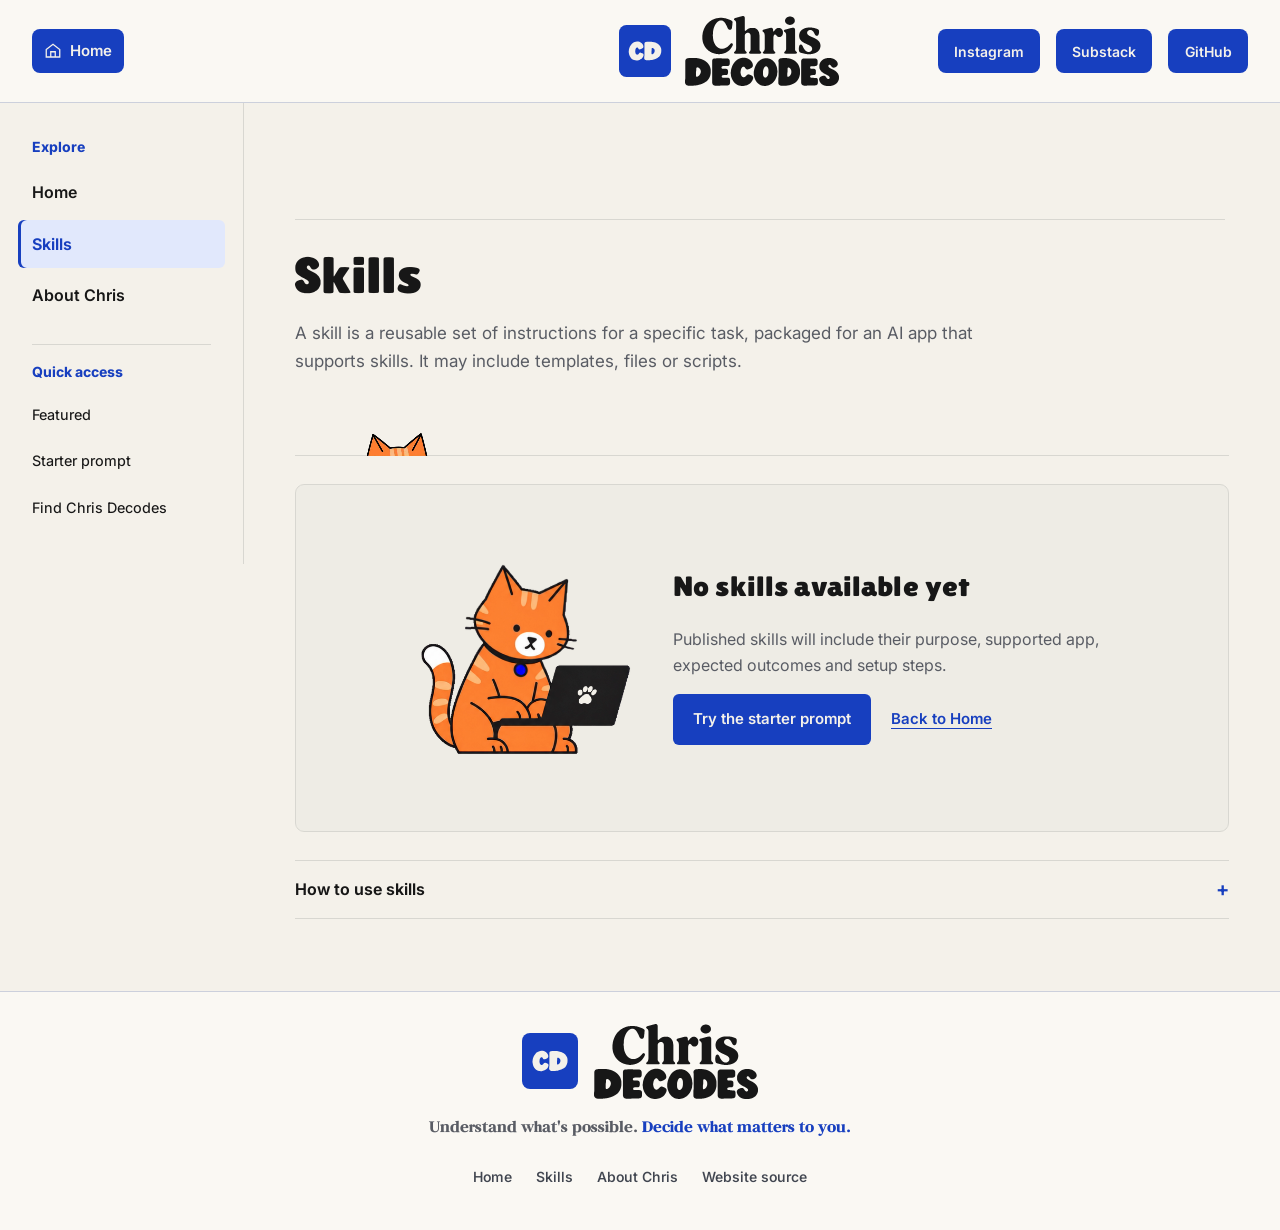
<file: skills/index.html>
<!doctype html>
<html lang="en"><head><meta charset="utf-8"><meta name="viewport" content="width=device-width, initial-scale=1"><title>Skills · Chris Decodes</title><meta name="description" content="Explore Chris Decodes skills and free resources, meet Chris, and find Instagram, Substack and GitHub."><meta name="theme-color" content="#173FBF"><meta property="og:title" content="Skills · Chris Decodes"><meta property="og:description" content="Understand what's possible. Decide what matters to you."><link rel="icon" href="/assets/favicon.svg" type="image/svg+xml"><link rel="preload" href="/assets/WordmarkEditorial.ttf" as="font" type="font/ttf" crossorigin><link rel="stylesheet" href="/styles.css?v=4ba803b725cc"><script type="application/json" id="site-config">{"tagline":"Understand what's possible. Decide what matters to you.","navigation":[{"id":"home","label":"Home","url":"/"},{"id":"skills","label":"Skills","url":"/skills/"},{"id":"about","label":"About Chris","url":"/about/"}],"types":{"skills":{"label":"Skills","title":"Skills","singular":"Skill","url":"/skills/","nav":"skills","description":"A skill is a reusable set of instructions for a specific task, packaged for an AI app that supports skills. It may include templates, files or scripts.","tileDescription":"Reusable task instructions packaged for an AI app that supports skills.","emptyDescription":"Published skills will include their purpose, supported app, expected outcomes and setup steps.","useSteps":["Open a skill and check its supported app, requirements and expected outcomes.","Follow that resource’s setup steps to add the skill to the supported app. The method depends on the app and the skill.","Use the skill for your task as its resource page describes, then review the result."]},"prompts":{"label":"Prompts","singular":"Prompt","url":"/resources/task-context-starter-prompt/","nav":"home"}},"shortcuts":[{"label":"Featured","url":"/#featured"},{"label":"Starter prompt","url":"/resources/task-context-starter-prompt/"},{"label":"Find Chris Decodes","url":"/about/#channels-title"}],"channels":[{"id":"instagram","label":"Instagram","url":"https://www.instagram.com/chris.decodes/","description":"Short explanations, practical demonstrations and a look behind the scenes.","action":"Visit Instagram"},{"id":"substack","label":"Substack","url":"https://substack.com/@chrisdecodes","description":"Longer explanations and updates from Chris Decodes.","action":"Visit Substack"},{"id":"github","label":"GitHub","url":"https://github.com/chrisdecodes-io","description":"Explore public source code and released projects.","action":"Visit GitHub"}],"legacyRoutes":{"prompts":"/resources/task-context-starter-prompt/","prompting":"/resources/task-context-starter-prompt/","instructions":"/skills/","skills":"/skills/"}}</script><script type="application/json" id="character-assets">{"/styles.css":"/styles.css?v=4ba803b725cc","/app.js":"/app.js?v=41843a79a5de","/cat-motion.js":"/cat-motion.js?v=353474949ba3","/legacy-guides.js":"/legacy-guides.js?v=e78c7a28d3a1","/assets/characters/curious.webm":"/assets/characters/curious.webm?v=998fbcb05bd0","/assets/characters/curious.mov":"/assets/characters/curious.mov?v=37a42fb04d16","/assets/characters/curious.png":"/assets/characters/curious.png?v=dba51ad01598","/assets/characters/work.webm":"/assets/characters/work.webm?v=6533319961f9","/assets/characters/work.mov":"/assets/characters/work.mov?v=38e88a0df277","/assets/characters/work.png":"/assets/characters/work.png?v=092979cd5dc8","/assets/characters/presenting.webm":"/assets/characters/presenting.webm?v=2687e1ab9151","/assets/characters/presenting.mov":"/assets/characters/presenting.mov?v=0469c3a050db","/assets/characters/presenting.png":"/assets/characters/presenting.png?v=f0e5d7b3813c","/assets/characters/rest.webm":"/assets/characters/rest.webm?v=f57a9287e5f8","/assets/characters/rest.mov":"/assets/characters/rest.mov?v=0a169802d665","/assets/characters/rest.png":"/assets/characters/rest.png?v=c10e5b1cfd68","/assets/characters/peek.webm":"/assets/characters/peek.webm?v=a9a381fa64bb","/assets/characters/peek.mov":"/assets/characters/peek.mov?v=93e07b1f538b","/assets/characters/peek.png":"/assets/characters/peek.png?v=89c54f8ad49e","/assets/characters/walk.webm":"/assets/characters/walk.webm?v=b85d0eef2d5d","/assets/characters/walk.mov":"/assets/characters/walk.mov?v=a64cdf4a6710","/assets/characters/walk.png":"/assets/characters/walk.png?v=d634de64fa08"}</script><script src="/cat-motion.js?v=353474949ba3" defer></script><script src="/app.js?v=41843a79a5de" defer></script></head><body>
<a class="skip-link" href="#main">Skip to content</a><header class="header"><div class="header-inner"><a class="home-link" href="/"><svg class="home-icon" viewBox="0 0 24 24" width="18" height="18" fill="none" stroke="currentColor" stroke-width="1.7" aria-hidden="true"><path d="m3 10 9-7 9 7v10H3z"/><path d="M9 20v-7h6v7"/></svg>Home</a><a class="brand" href="/" aria-label="Chris Decodes home"><img class="brand-symbol" src="/assets/cd-logo-square.svg" alt="" width="176" height="176"><img class="brand-wordmark" src="/assets/wordmark-cta-ink.svg" alt="" width="533" height="245"></a><button class="sidebar-toggle" aria-expanded="false" aria-controls="sidebar-links">Menu <span aria-hidden="true">+</span></button><nav class="top-channels" aria-label="Chris Decodes channels"><a class="channel-button" href="https://www.instagram.com/chris.decodes/">Instagram</a><a class="channel-button" href="https://substack.com/@chrisdecodes">Substack</a><a class="channel-button" href="https://github.com/chrisdecodes-io">GitHub</a></nav></div></header>
<div class="site-shell"><aside class="sidebar"><nav id="sidebar-links" aria-label="Main navigation"><p class="nav-label">Explore</p><a href="/" data-nav="home">Home</a><a href="/skills/" data-nav="skills" aria-current="page">Skills</a><a href="/about/" data-nav="about">About Chris</a><div class="nav-divider"></div><p class="nav-label">Quick access</p><a class="shortcut-link" href="/#featured">Featured</a><a class="shortcut-link" href="/resources/task-context-starter-prompt/">Starter prompt</a><a class="shortcut-link" href="/about/#channels-title">Find Chris Decodes</a></nav></aside><main id="main" tabindex="-1"><section class="skills-page collection-page"><div class="page-intro peek-surface"><div class="peek-edge" data-peek-position="right" aria-hidden="true"><div  class="decoder-cat" data-action="peek" aria-hidden="true"><img src="/assets/characters/peek.png?v=89c54f8ad49e" width="512" height="512" alt=""><video muted loop playsinline preload="none" poster="/assets/characters/peek.png?v=89c54f8ad49e" tabindex="-1" aria-hidden="true"></video></div></div><div><h1>Skills</h1><p>A skill is a reusable set of instructions for a specific task, packaged for an AI app that supports skills. It may include templates, files or scripts.</p></div></div><div class="skills-collection peek-surface"><div class="peek-edge" data-peek-position="left" aria-hidden="true"><div  class="decoder-cat" data-action="peek" aria-hidden="true"><img src="/assets/characters/peek.png?v=89c54f8ad49e" width="512" height="512" alt=""><video muted loop playsinline preload="none" poster="/assets/characters/peek.png?v=89c54f8ad49e" tabindex="-1" aria-hidden="true"></video></div></div><div class="empty-state"><div  class="decoder-cat" data-action="work" aria-hidden="true"><img src="/assets/characters/work.png?v=092979cd5dc8" width="512" height="512" alt=""><video muted loop playsinline preload="none" poster="/assets/characters/work.png?v=092979cd5dc8" tabindex="-1" aria-hidden="true"></video></div><div><h2>No skills available yet</h2><p>Published skills will include their purpose, supported app, expected outcomes and setup steps.</p><div class="empty-actions"><a class="button primary" href="/resources/task-context-starter-prompt/">Try the starter prompt</a><a class="text-link" href="/">Back to Home</a></div></div></div></div><details class="collection-help"><summary>How to use skills</summary><div class="collection-how"><p>When a resource is added:</p><ol><li>Open a skill and check its supported app, requirements and expected outcomes.</li><li>Follow that resource’s setup steps to add the skill to the supported app. The method depends on the app and the skill.</li><li>Use the skill for your task as its resource page describes, then review the result.</li></ol></div></details></section></main></div><footer class="footer peek-surface footer-peek"><div class="peek-edge" data-peek-position="center" aria-hidden="true"><div  class="decoder-cat" data-action="peek" aria-hidden="true"><img src="/assets/characters/peek.png?v=89c54f8ad49e" width="512" height="512" alt=""><video muted loop playsinline preload="none" poster="/assets/characters/peek.png?v=89c54f8ad49e" tabindex="-1" aria-hidden="true"></video></div></div><div class="footer-inner"><div class="footer-brand"><a class="footer-monogram" href="/" aria-label="Chris Decodes home"><img src="/assets/cd-logo-square.svg" width="56" height="56" alt="Chris Decodes CD logo"></a><p class="footer-name"><img class="footer-wordmark" src="/assets/wordmark-cta-ink.svg" width="533" height="245" alt="Chris Decodes"></p></div><p class="footer-tagline"><span class="tagline-opening">Understand what&#39;s possible.</span> <span class="tagline-closing">Decide what matters to you.</span></p><nav aria-label="Footer navigation"><a href="/">Home</a><a href="/skills/">Skills</a><a href="/about/">About Chris</a><a href="https://github.com/chrisdecodes-io/chrisdecodes-io.github.io">Website source</a></nav></div></footer></body></html>
</file>
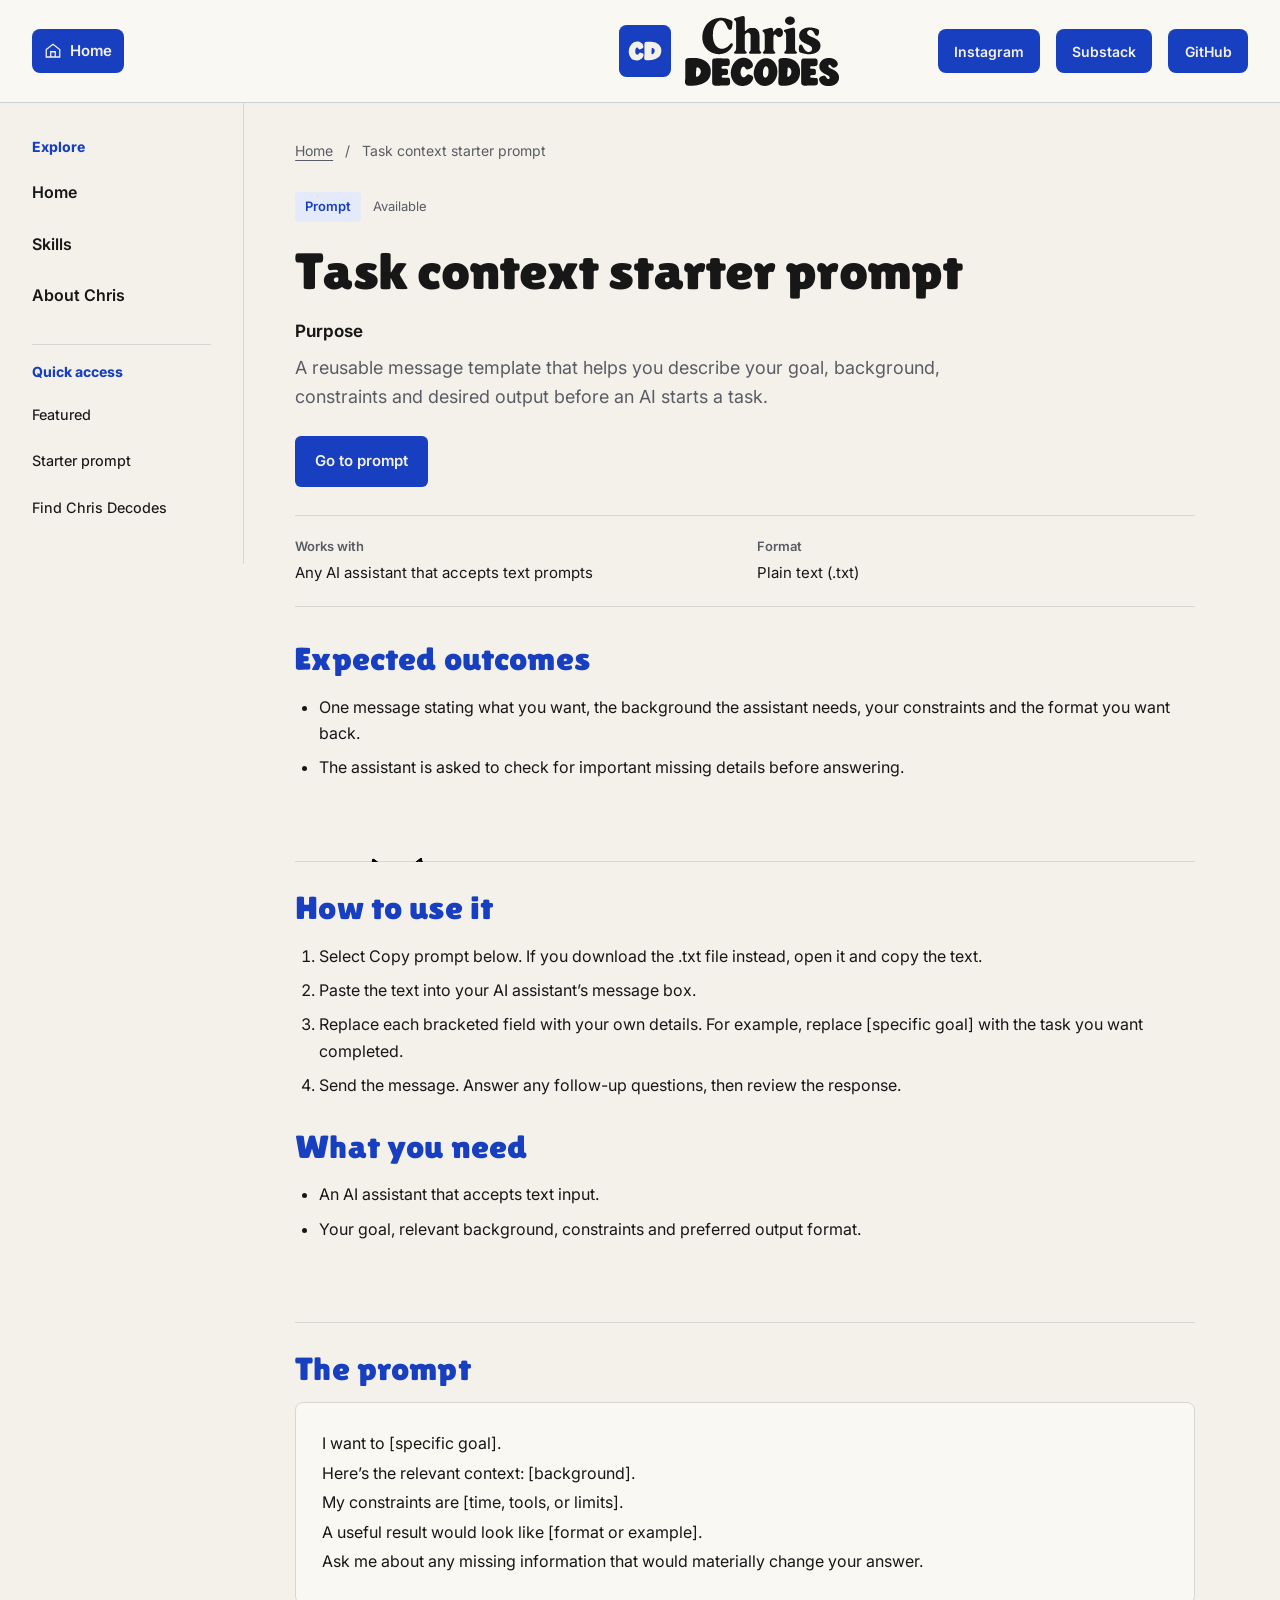
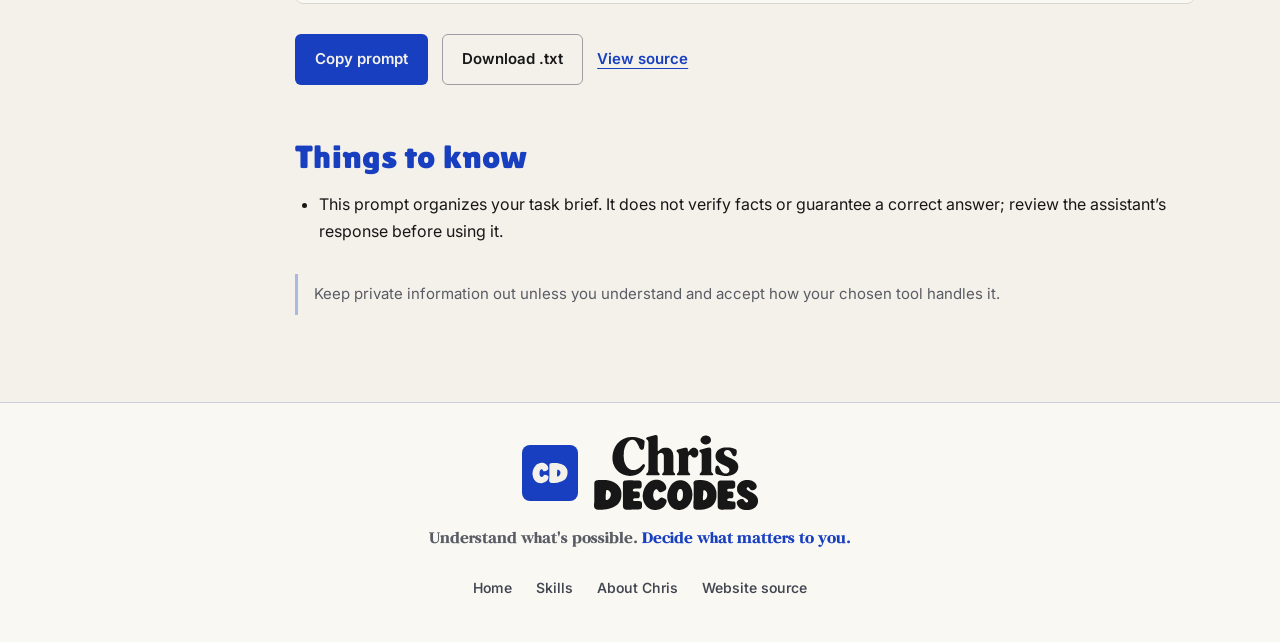
<file: resources/task-context-starter-prompt/index.html>
<!doctype html>
<html lang="en"><head><meta charset="utf-8"><meta name="viewport" content="width=device-width, initial-scale=1"><title>Task context starter prompt · Chris Decodes</title><meta name="description" content="Explore Chris Decodes skills and free resources, meet Chris, and find Instagram, Substack and GitHub."><meta name="theme-color" content="#173FBF"><meta property="og:title" content="Task context starter prompt · Chris Decodes"><meta property="og:description" content="Understand what's possible. Decide what matters to you."><link rel="icon" href="/assets/favicon.svg" type="image/svg+xml"><link rel="preload" href="/assets/WordmarkEditorial.ttf" as="font" type="font/ttf" crossorigin><link rel="stylesheet" href="/styles.css?v=4ba803b725cc"><script type="application/json" id="site-config">{"tagline":"Understand what's possible. Decide what matters to you.","navigation":[{"id":"home","label":"Home","url":"/"},{"id":"skills","label":"Skills","url":"/skills/"},{"id":"about","label":"About Chris","url":"/about/"}],"types":{"skills":{"label":"Skills","title":"Skills","singular":"Skill","url":"/skills/","nav":"skills","description":"A skill is a reusable set of instructions for a specific task, packaged for an AI app that supports skills. It may include templates, files or scripts.","tileDescription":"Reusable task instructions packaged for an AI app that supports skills.","emptyDescription":"Published skills will include their purpose, supported app, expected outcomes and setup steps.","useSteps":["Open a skill and check its supported app, requirements and expected outcomes.","Follow that resource’s setup steps to add the skill to the supported app. The method depends on the app and the skill.","Use the skill for your task as its resource page describes, then review the result."]},"prompts":{"label":"Prompts","singular":"Prompt","url":"/resources/task-context-starter-prompt/","nav":"home"}},"shortcuts":[{"label":"Featured","url":"/#featured"},{"label":"Starter prompt","url":"/resources/task-context-starter-prompt/"},{"label":"Find Chris Decodes","url":"/about/#channels-title"}],"channels":[{"id":"instagram","label":"Instagram","url":"https://www.instagram.com/chris.decodes/","description":"Short explanations, practical demonstrations and a look behind the scenes.","action":"Visit Instagram"},{"id":"substack","label":"Substack","url":"https://substack.com/@chrisdecodes","description":"Longer explanations and updates from Chris Decodes.","action":"Visit Substack"},{"id":"github","label":"GitHub","url":"https://github.com/chrisdecodes-io","description":"Explore public source code and released projects.","action":"Visit GitHub"}],"legacyRoutes":{"prompts":"/resources/task-context-starter-prompt/","prompting":"/resources/task-context-starter-prompt/","instructions":"/skills/","skills":"/skills/"}}</script><script type="application/json" id="character-assets">{"/styles.css":"/styles.css?v=4ba803b725cc","/app.js":"/app.js?v=41843a79a5de","/cat-motion.js":"/cat-motion.js?v=353474949ba3","/legacy-guides.js":"/legacy-guides.js?v=e78c7a28d3a1","/assets/characters/curious.webm":"/assets/characters/curious.webm?v=998fbcb05bd0","/assets/characters/curious.mov":"/assets/characters/curious.mov?v=37a42fb04d16","/assets/characters/curious.png":"/assets/characters/curious.png?v=dba51ad01598","/assets/characters/work.webm":"/assets/characters/work.webm?v=6533319961f9","/assets/characters/work.mov":"/assets/characters/work.mov?v=38e88a0df277","/assets/characters/work.png":"/assets/characters/work.png?v=092979cd5dc8","/assets/characters/presenting.webm":"/assets/characters/presenting.webm?v=2687e1ab9151","/assets/characters/presenting.mov":"/assets/characters/presenting.mov?v=0469c3a050db","/assets/characters/presenting.png":"/assets/characters/presenting.png?v=f0e5d7b3813c","/assets/characters/rest.webm":"/assets/characters/rest.webm?v=f57a9287e5f8","/assets/characters/rest.mov":"/assets/characters/rest.mov?v=0a169802d665","/assets/characters/rest.png":"/assets/characters/rest.png?v=c10e5b1cfd68","/assets/characters/peek.webm":"/assets/characters/peek.webm?v=a9a381fa64bb","/assets/characters/peek.mov":"/assets/characters/peek.mov?v=93e07b1f538b","/assets/characters/peek.png":"/assets/characters/peek.png?v=89c54f8ad49e","/assets/characters/walk.webm":"/assets/characters/walk.webm?v=b85d0eef2d5d","/assets/characters/walk.mov":"/assets/characters/walk.mov?v=a64cdf4a6710","/assets/characters/walk.png":"/assets/characters/walk.png?v=d634de64fa08"}</script><script src="/cat-motion.js?v=353474949ba3" defer></script><script src="/app.js?v=41843a79a5de" defer></script></head><body>
<a class="skip-link" href="#main">Skip to content</a><header class="header"><div class="header-inner"><a class="home-link" href="/"><svg class="home-icon" viewBox="0 0 24 24" width="18" height="18" fill="none" stroke="currentColor" stroke-width="1.7" aria-hidden="true"><path d="m3 10 9-7 9 7v10H3z"/><path d="M9 20v-7h6v7"/></svg>Home</a><a class="brand" href="/" aria-label="Chris Decodes home"><img class="brand-symbol" src="/assets/cd-logo-square.svg" alt="" width="176" height="176"><img class="brand-wordmark" src="/assets/wordmark-cta-ink.svg" alt="" width="533" height="245"></a><button class="sidebar-toggle" aria-expanded="false" aria-controls="sidebar-links">Menu <span aria-hidden="true">+</span></button><nav class="top-channels" aria-label="Chris Decodes channels"><a class="channel-button" href="https://www.instagram.com/chris.decodes/">Instagram</a><a class="channel-button" href="https://substack.com/@chrisdecodes">Substack</a><a class="channel-button" href="https://github.com/chrisdecodes-io">GitHub</a></nav></div></header>
<div class="site-shell"><aside class="sidebar"><nav id="sidebar-links" aria-label="Main navigation"><p class="nav-label">Explore</p><a href="/" data-nav="home">Home</a><a href="/skills/" data-nav="skills">Skills</a><a href="/about/" data-nav="about">About Chris</a><div class="nav-divider"></div><p class="nav-label">Quick access</p><a class="shortcut-link" href="/#featured">Featured</a><a class="shortcut-link" href="/resources/task-context-starter-prompt/">Starter prompt</a><a class="shortcut-link" href="/about/#channels-title">Find Chris Decodes</a></nav></aside><main id="main" tabindex="-1"><article class="resource-detail"><nav class="breadcrumbs" aria-label="Breadcrumb"><a href="/">Home</a><span aria-hidden="true">/</span><span aria-current="page">Task context starter prompt</span></nav><div class="detail-intro"><span class="type-badge">Prompt</span><span class="availability">Available</span><h1>Task context starter prompt</h1><h2 class="purpose-label">Purpose</h2><p>A reusable message template that helps you describe your goal, background, constraints and desired output before an AI starts a task.</p><a class="button primary detail-quick-link" href="#prompt-title">Go to prompt</a></div><dl class="detail-facts"><div><dt>Works with</dt><dd>Any AI assistant that accepts text prompts</dd></div><div><dt>Format</dt><dd>Plain text (.txt)</dd></div></dl><section aria-labelledby="outcomes-title"><h2 id="outcomes-title">Expected outcomes</h2><ul><li>One message stating what you want, the background the assistant needs, your constraints and the format you want back.</li><li>The assistant is asked to check for important missing details before answering.</li></ul></section><section class="peek-surface" aria-labelledby="use-title"><div class="peek-edge" data-peek-position="left" aria-hidden="true"><div  class="decoder-cat" data-action="peek" aria-hidden="true"><img src="/assets/characters/peek.png?v=89c54f8ad49e" width="512" height="512" alt=""><video muted loop playsinline preload="none" poster="/assets/characters/peek.png?v=89c54f8ad49e" tabindex="-1" aria-hidden="true"></video></div></div><h2 id="use-title">How to use it</h2><ol><li>Select Copy prompt below. If you download the .txt file instead, open it and copy the text.</li><li>Paste the text into your AI assistant’s message box.</li><li>Replace each bracketed field with your own details. For example, replace [specific goal] with the task you want completed.</li><li>Send the message. Answer any follow-up questions, then review the response.</li></ol></section><section aria-labelledby="requirements-title"><h2 id="requirements-title">What you need</h2><ul><li>An AI assistant that accepts text input.</li><li>Your goal, relevant background, constraints and preferred output format.</li></ul></section><section class="peek-surface prompt-peek" aria-labelledby="prompt-title"><div class="peek-edge" data-peek-position="right" aria-hidden="true"><div  class="decoder-cat" data-action="peek" aria-hidden="true"><img src="/assets/characters/peek.png?v=89c54f8ad49e" width="512" height="512" alt=""><video muted loop playsinline preload="none" poster="/assets/characters/peek.png?v=89c54f8ad49e" tabindex="-1" aria-hidden="true"></video></div></div><h2 id="prompt-title" tabindex="-1">The prompt</h2><pre id="starter-prompt">I want to [specific goal].
Here’s the relevant context: [background].
My constraints are [time, tools, or limits].
A useful result would look like [format or example].
Ask me about any missing information that would materially change your answer.</pre></section><div class="resource-actions"><button class="button primary" id="copy-prompt" data-copy-target="#starter-prompt" data-copy-message="Copied. Replace the brackets with your task.">Copy prompt</button><a class="button secondary" href="/downloads/task-context-starter-prompt.txt" download>Download .txt</a><a class="text-link" href="https://github.com/chrisdecodes-io/chrisdecodes-io.github.io/blob/main/data/resources.json">View source</a></div><p id="copy-status" role="status" aria-live="polite"></p><section aria-labelledby="limits-title"><h2 id="limits-title">Things to know</h2><ul><li>This prompt organizes your task brief. It does not verify facts or guarantee a correct answer; review the assistant’s response before using it.</li></ul></section><p class="notice">Keep private information out unless you understand and accept how your chosen tool handles it.</p></article></main></div><footer class="footer peek-surface footer-peek"><div class="peek-edge" data-peek-position="center" aria-hidden="true"><div  class="decoder-cat" data-action="peek" aria-hidden="true"><img src="/assets/characters/peek.png?v=89c54f8ad49e" width="512" height="512" alt=""><video muted loop playsinline preload="none" poster="/assets/characters/peek.png?v=89c54f8ad49e" tabindex="-1" aria-hidden="true"></video></div></div><div class="footer-inner"><div class="footer-brand"><a class="footer-monogram" href="/" aria-label="Chris Decodes home"><img src="/assets/cd-logo-square.svg" width="56" height="56" alt="Chris Decodes CD logo"></a><p class="footer-name"><img class="footer-wordmark" src="/assets/wordmark-cta-ink.svg" width="533" height="245" alt="Chris Decodes"></p></div><p class="footer-tagline"><span class="tagline-opening">Understand what&#39;s possible.</span> <span class="tagline-closing">Decide what matters to you.</span></p><nav aria-label="Footer navigation"><a href="/">Home</a><a href="/skills/">Skills</a><a href="/about/">About Chris</a><a href="https://github.com/chrisdecodes-io/chrisdecodes-io.github.io">Website source</a></nav></div></footer></body></html>
</file>
<file: styles.css>
@font-face{font-family:WordmarkEditorial;src:url('/assets/WordmarkEditorial.ttf') format('truetype');font-weight:400;font-style:normal;font-display:swap}
@font-face{font-family:Emphasis;src:url('/assets/Emphasis.ttf') format('truetype');font-weight:800;font-display:swap}
@font-face{font-family:Inter;src:url('/assets/Inter.ttf') format('truetype');font-weight:100 900;font-display:swap}
:root{--cream:#f4f1ea;--paper:#faf8f3;--ink:#171717;--blue:#173fbf;--muted:#595c64;--line:#d8d7d1;--pale:#e5eafb;--sidebar:244px}
*{box-sizing:border-box}
html{scroll-padding-top:24px}
body{margin:0;background:var(--cream);color:var(--ink);font:400 1rem/1.65 Inter,Arial,sans-serif}
a{color:inherit;text-underline-offset:4px}
button,input,select{font:inherit}
button{cursor:pointer}
button,a,input,select{-webkit-tap-highlight-color:transparent}
button{color:inherit}
a:focus-visible,button:focus-visible,input:focus-visible,select:focus-visible{outline:3px solid var(--blue);outline-offset:5px}
[hidden]{display:none!important}
h1,h2,h3,p{margin-top:0}
h1,h2{font-family:Emphasis,Arial,sans-serif;font-weight:800;line-height:1.15;letter-spacing:.005em}
h1{font-size:clamp(2.25rem,4vw,3.5rem);margin-bottom:18px}
h2{font-size:1.75rem}
h3{font-size:1.25rem;line-height:1.4}
img{max-width:100%}
.skip-link{position:fixed;top:-90px;left:20px;z-index:20;padding:12px 18px;background:var(--blue);color:var(--cream)}
.skip-link:focus{top:12px}
.site-shell{display:grid;grid-template-columns:var(--sidebar) minmax(0,1fr);max-width:1440px;margin:auto;min-height:0}
.sidebar{border-right:1px solid var(--line);padding:32px 18px;position:sticky;top:0;max-height:100vh;overflow:auto;align-self:start}
.sidebar nav>a{display:block;padding:11px 14px;margin:3px 0;text-decoration:none;border-radius:6px;font-size:.9375rem}
.sidebar nav>a:hover{background:#e8e8e1}
.sidebar nav>a[aria-current=page]{color:var(--blue);background:var(--pale);font-weight:650;box-shadow:inset 3px 0 var(--blue)}
.nav-label{font-size:.875rem;color:var(--muted);font-weight:600;padding-inline:14px;margin-bottom:12px}
.nav-divider{height:1px;background:var(--line);margin:24px 14px 15px}
.sidebar-tagline{font-size:.8125rem;color:var(--muted);margin:32px 14px 0;padding-top:24px;border-top:1px solid var(--line)}
.sidebar-toggle{display:none}
main{min-width:0;padding:36px clamp(24px,4vw,64px) 64px}
main:focus{outline:none}
.page-intro{display:flex;justify-content:space-between;gap:24px;align-items:center;min-height:170px;margin-bottom:28px}
.page-intro>div{max-width:740px}
.eyebrow{font-size:.875rem;font-weight:600;color:var(--blue);margin:0 0 14px}
.page-intro p:last-child{max-width:680px;font-size:1.0625rem;color:var(--muted);margin-bottom:0}
.decoder-cat{display:block;object-fit:contain;width:170px;height:170px;flex-shrink:0}
.catalog-controls{display:flex;gap:20px;align-items:end;margin-bottom:16px}
.search-control{flex:1}
.type-control{width:230px}
label{display:block;font-size:.875rem;font-weight:600;margin-bottom:8px}
input[type=search],select{width:100%;background:var(--paper);color:var(--ink);border:1px solid #a6a8aa;border-radius:7px;padding:12px 15px;min-height:50px}
select{appearance:none;padding-right:36px;background-image:url("data:image/svg+xml,%3Csvg xmlns='http://www.w3.org/2000/svg' width='12' height='8' viewBox='0 0 12 8'%3E%3Cpath d='m1 1 5 5 5-5' fill='none' stroke='%23171717' stroke-width='2'/%3E%3C/svg%3E");background-repeat:no-repeat;background-position:right 14px center}
.results-header{display:flex;justify-content:space-between;align-items:center;gap:20px;min-height:38px;margin-bottom:20px}
.results-header p{font-size:.875rem;color:var(--muted);margin:0}
.text-button{border:0;padding:6px 0;background:none;color:var(--blue);text-decoration:underline;text-underline-offset:4px;font-size:.875rem}
.resource-grid{display:grid;grid-template-columns:repeat(3,minmax(0,1fr));gap:20px}
.resource-card{display:flex;flex-direction:column;background:var(--paper);border:1px solid var(--line);border-radius:9px;padding:26px;min-height:385px}
.card-meta{display:flex;justify-content:space-between;gap:12px;align-items:center;margin-bottom:22px}
.type-badge{display:inline-block;font-size:.8125rem;font-weight:600;color:var(--blue);background:var(--pale);padding:4px 10px;border-radius:4px}
.availability{font-size:.8125rem;color:var(--muted)}
.resource-card h2{font:650 1.375rem/1.4 Inter,Arial,sans-serif;margin-bottom:14px;letter-spacing:-.025em}
.resource-card h2 a{text-decoration:none}
.resource-card h2 a:hover{text-decoration:underline}
.resource-card>p{font-size:1rem;color:var(--muted);line-height:1.65}
.resource-card dl{margin:4px 0 24px}
.resource-card dl>div{margin-top:12px}
dt{font-size:.8125rem;font-weight:600;color:var(--muted)}
dd{margin:4px 0 0;font-size:.9375rem}
.resource-action{align-self:start;color:var(--blue);font-size:.9375rem;font-weight:600;margin-top:auto}
.empty-state{display:flex;align-items:center;justify-content:center;gap:32px;padding:38px 30px;background:#eeece5;border:1px solid var(--line);border-radius:9px;min-height:270px}
.empty-state h2{font-size:1.75rem}
.empty-state p{color:var(--muted);max-width:460px}
.empty-state .decoder-cat{width:180px;height:180px}
.button{display:inline-flex;align-items:center;justify-content:center;text-decoration:none;font-size:.9375rem;font-weight:600;padding:12px 19px;border-radius:6px;min-height:47px;border:1px solid transparent}
.primary{background:var(--blue);color:var(--cream)}
.primary:hover{background:#10319c}
.secondary{background:transparent;border-color:#9c9ea3;color:var(--ink)}
.secondary:hover{background:var(--pale)}
.resource-detail{max-width:900px}
.breadcrumbs{display:flex;gap:12px;font-size:.875rem;margin:0 0 30px;color:var(--muted)}
.detail-intro .availability{margin-left:12px}
.detail-intro h1{margin-top:22px;max-width:800px;font-size:clamp(2rem,3.5vw,3rem)}
.detail-intro>p{font-size:1.125rem;max-width:720px;color:var(--muted)}
.detail-facts{display:grid;grid-template-columns:1fr 1fr;border-block:1px solid var(--line);padding-block:20px;margin:28px 0 34px;gap:24px}
.resource-detail section{margin-bottom:30px}
.resource-detail section h2{font:650 1.25rem/1.4 Inter,Arial,sans-serif;margin-bottom:14px}
.resource-detail li{margin-block:8px}
.resource-detail ol,.resource-detail ul{padding-left:24px}
pre{font:400 1rem/1.85 Inter,Arial,sans-serif;white-space:pre-wrap;overflow-wrap:anywhere;background:var(--paper);padding:26px;border:1px solid var(--line);border-radius:8px;margin:0}
.resource-actions{display:flex;align-items:center;gap:14px;flex-wrap:wrap}
.text-link{color:var(--blue);font-weight:600;font-size:.9375rem}
#copy-status{min-height:26px;margin:14px 0;font-size:.9375rem;color:var(--blue)}
.notice{font-size:.9375rem;color:var(--muted);border-left:3px solid #aab8e4;padding:8px 0 8px 16px}
.about-page{max-width:1000px}
.about-page>p{max-width:750px}
.about-page h1{max-width:800px}
.about-page .lead{font-size:1.125rem}
.about-page>h2{margin-top:40px;font-size:1.75rem}
.channels{margin-top:48px}
.channel-grid{display:grid;grid-template-columns:repeat(3,minmax(0,1fr));gap:25px}
.channel-grid article{padding-top:22px;border-top:1px solid var(--line)}
.channel-grid p{color:var(--muted);font-size:1rem}
.coming{display:inline-block;font-size:.875rem;color:var(--muted);padding:5px 9px;border:1px solid var(--line);border-radius:4px}
@media(min-width:1500px){
.resource-grid{grid-template-columns:repeat(3,minmax(0,1fr))}}
@media(max-width:1250px){
.resource-grid{grid-template-columns:repeat(2,minmax(0,1fr))}
.resource-card{padding:24px}
.page-intro .decoder-cat{width:145px;height:145px}
.channel-grid{grid-template-columns:1fr}}
@media(max-width:950px){
:root{--sidebar:210px}
.sidebar{padding-inline:12px}
.catalog-controls{gap:16px}
.type-control{width:190px}
.resource-grid{grid-template-columns:1fr}
.page-intro .decoder-cat{width:125px;height:125px}
.empty-state{gap:20px;padding:26px 20px}}
@media(max-width:760px){
.site-shell{display:block;min-height:0}
.sidebar{position:relative;max-height:none;border-right:0;border-bottom:1px solid var(--line);padding:0 20px}
.sidebar-toggle{grid-column:3;grid-row:1;justify-self:end;display:inline-flex;align-items:center;justify-content:center;gap:5px;width:auto;min-height:44px;padding:8px;border:1px solid var(--line);border-radius:8px;background:var(--paper);color:var(--ink);font:600 .8125rem/1 Inter,Arial,sans-serif}
.sidebar nav{display:none;padding-bottom:20px}
.sidebar nav.is-open{display:block}
.sidebar-tagline{display:none}
.sidebar .nav-label{padding-top:7px}
.sidebar nav>a{min-height:46px}
.sidebar .nav-divider{margin-block:16px 8px}
main{padding:26px 20px 45px}
.page-intro{gap:10px;min-height:150px;margin-bottom:28px}
.page-intro>div{min-width:0}
.page-intro .decoder-cat{width:100px;height:100px}
.page-intro h1{font-size:2.25rem}
.page-intro .eyebrow{font-size:.8125rem}
.page-intro p:last-child{font-size:1rem}
.catalog-controls{display:block}
.type-control{width:100%;margin-top:16px}
.results-header{align-items:start;gap:12px}
.results-header .text-button{max-width:160px;text-align:right;padding:0}
.resource-card{min-height:360px}
.empty-state{flex-direction:column;gap:8px;text-align:center;padding:22px}
.empty-state .decoder-cat{width:145px;height:145px}
.empty-state h2{font-size:1.5rem}
.detail-facts{grid-template-columns:1fr}
.breadcrumbs{flex-wrap:wrap}
.detail-intro h1{font-size:2.1rem}
.resource-detail pre{padding:20px}
.resource-actions{gap:12px}
.resource-actions .text-link{padding:8px 0}
.channel-grid{grid-template-columns:1fr}
.about-page h1{font-size:2.25rem}}
@media(max-width:390px){
.page-intro{align-items:start}
.page-intro .decoder-cat{width:80px;height:80px}
.page-intro h1{font-size:2rem}
.page-intro .eyebrow{max-width:180px}}
@media(prefers-reduced-motion:reduce){
*{scroll-behavior:auto!important;transition:none!important}}
.decoder-cat{position:relative}
.decoder-cat img,.decoder-cat video{position:absolute;inset:0;width:100%;height:100%;object-fit:contain}
.decoder-cat video{visibility:hidden}
.decoder-cat.has-video video{visibility:visible}
.decoder-cat.has-video img{visibility:hidden}
.page-intro{justify-content:flex-start;gap:8px;max-width:930px;min-height:200px}
.page-intro>div:first-child{flex:0 1 620px}
.page-intro .decoder-cat{width:230px;height:230px}
.page-intro .decoder-cat[data-action=curious] img,.page-intro .decoder-cat[data-action=curious] video,.page-intro .decoder-cat[data-action=presenting] img,.page-intro .decoder-cat[data-action=presenting] video{transform:scaleX(-1)}
.empty-state{justify-content:flex-start;gap:12px}
.empty-state .decoder-cat{width:230px;height:230px}
.empty-state .decoder-cat[data-action=work] img,.empty-state .decoder-cat[data-action=work] video{transform:scaleX(-1)}
@media(max-width:1000px){
.page-intro .decoder-cat{width:180px;height:180px}
.empty-state .decoder-cat{width:200px;height:200px}}
@media(max-width:760px){
.page-intro{display:grid;grid-template-columns:minmax(0,1fr) 145px;column-gap:0;row-gap:0;min-height:0;align-items:center}
.page-intro>div:first-child{display:contents}
.page-intro .eyebrow{grid-column:1;grid-row:1;align-self:end;margin-bottom:10px}
.page-intro h1{grid-column:1;grid-row:2;align-self:start;margin-bottom:12px}
.page-intro p:last-child{grid-column:1/-1;grid-row:3}
.page-intro .decoder-cat{grid-column:2;grid-row:1/3;width:145px;height:145px}
.page-intro:has(#intro-cat[hidden]){display:block}
.page-intro:has(#intro-cat[hidden])>div:first-child{display:block}
.empty-state{gap:0}
.empty-state .decoder-cat{width:195px;height:195px;margin-bottom:-8px}}
@media(max-width:390px){
.page-intro{grid-template-columns:minmax(0,1fr) 130px}
.page-intro .decoder-cat{width:130px;height:130px}
.page-intro .eyebrow{font-size:.8125rem}}
.home-search{max-width:850px;margin-bottom:38px}
.home-search>div{display:flex;gap:12px}
.home-search input{flex:1;min-width:0}
.home-search button{white-space:nowrap}
.grid-heading{font-size:1.75rem;margin:0 0 22px}
.home-grid{display:grid;grid-template-columns:repeat(3,minmax(0,1fr));gap:20px}
.home-tile{display:flex;flex-direction:column;min-width:0;aspect-ratio:1;min-height:280px;padding:26px;background:var(--paper);border:1px solid var(--line);border-radius:9px;text-decoration:none;color:var(--ink)}
a.home-tile:hover{border-color:var(--blue);background:#eef1fb}
.home-tile h2{font:650 1.4rem/1.35 Inter,Arial,sans-serif;letter-spacing:-.025em;margin-bottom:14px}
.home-tile>p{font-size:1rem;color:var(--muted);line-height:1.6}
.tile-kind{color:var(--blue);font-size:.8125rem;font-weight:600;margin-bottom:18px}
.tile-bottom{display:flex;flex-direction:column;align-items:start;gap:10px;margin-top:auto;padding-top:12px}
.tile-status{font-size:.8125rem;color:var(--muted)}
.tile-action{color:var(--blue);font-size:.9375rem;font-weight:600;text-decoration:underline;text-underline-offset:4px}
.featured-tile{border-color:#93a8e7;background:#e9eefc}
.placeholder-tile{background:#eeece5}
.sidebar-tagline{display:none}
@media(max-width:1150px){
.home-grid{grid-template-columns:repeat(2,minmax(0,1fr))}
.home-tile{padding:24px;min-height:290px}}
@media(max-width:760px){
.home-search{margin-bottom:32px}
.home-search>div{flex-direction:column}
.home-search button{align-self:start}
.home-grid{grid-template-columns:repeat(2,minmax(0,1fr));gap:16px}
.home-tile{padding:22px;aspect-ratio:auto;min-height:280px}
.home-tile h2{font-size:1.3rem}}
@media(max-width:580px){
.home-grid{grid-template-columns:1fr}
.home-tile{aspect-ratio:1;min-height:270px}
.home-tile h2{font-size:1.5rem}
.home-tile>p{max-width:350px}
.home-tile .tile-status{font-size:.875rem}}
.home-tile{width:100%}
.featured-panel{position:relative;isolation:isolate;display:grid;grid-template-columns:minmax(0,1fr) 240px;align-items:center;gap:18px;padding:32px;margin-bottom:32px;border-radius:16px;background:radial-gradient(ellipse at 100% 0%,#4667cc 0%,#173fbf 68%);color:var(--cream);overflow:hidden}
.featured-copy{min-width:0;max-width:650px}
.featured-label{font-size:.9375rem;font-weight:600;display:flex;gap:14px;align-items:center;margin-bottom:20px}
.featured-label>span{font-size:.8125rem;font-weight:400;border-left:1px solid #f4f1ea66;padding-left:14px}
.featured-panel h2{font-size:clamp(1.9rem,3vw,2.6rem);line-height:1.13;margin-bottom:18px}
.featured-description{font-size:1.0625rem;line-height:1.7;max-width:560px;margin-bottom:18px}
.featured-meta{font-size:.8125rem;color:#e0e7ff;line-height:1.7;margin-bottom:22px}
.featured-panel .featured-button{background:var(--cream);color:var(--blue);padding-inline:23px;border-color:var(--cream)}
.featured-panel .featured-button:hover{background:#fffdf9}
.featured-panel a:focus-visible{outline-color:var(--cream)}
.featured-panel .decoder-cat{width:240px;height:240px;justify-self:end}
.featured-panel .decoder-cat img,.featured-panel .decoder-cat video{transform:scaleX(-1)}
.home-search{max-width:none;margin-bottom:34px}
.home-search label{font-size:.9375rem}
.grid-heading{font-size:1.9rem;margin-bottom:22px}
.home-grid{gap:20px}
.home-tile{padding:24px;min-height:210px;aspect-ratio:1.08;border-radius:12px;box-shadow:0 3px 12px #17171703}
.home-tile h2{font-family:Emphasis,Arial,sans-serif;font-weight:800;font-size:1.8rem;line-height:1.15;letter-spacing:.005em;margin:0 0 18px}
.home-tile>p{font-size:1rem;line-height:1.7}
.tile-action{text-decoration:none}
.home-tile:hover .tile-action{text-decoration:underline;text-underline-offset:4px}
a.home-tile:hover{background:#f8f9ff;border-color:#8b9fd8}
.placeholder-tile{box-shadow:none}
.tile-bottom{gap:12px}
.tile-status{font-size:.875rem}
.sidebar nav>a[aria-current=page]{background:#e1e8fc}
@media(max-width:1150px){
.featured-panel{grid-template-columns:minmax(0,1fr) 170px;padding:30px;gap:12px}
.featured-panel .decoder-cat{width:180px;height:180px}
.home-tile{aspect-ratio:auto;min-height:210px;padding:24px}
.home-tile h2{font-size:1.7rem}}
@media(max-width:760px){
.featured-panel{display:block;padding:26px;margin-bottom:30px}
.featured-panel .decoder-cat{position:absolute;top:24px;right:12px;width:120px;height:120px}
.featured-label{max-width:calc(100% - 100px);display:block;margin-bottom:14px}
.featured-label>span{display:block;border:0;padding:0;margin-top:5px}
.featured-panel h2{max-width:calc(100% - 100px);font-size:1.85rem;min-height:100px;margin-bottom:22px}
.featured-description{font-size:1rem}
.featured-meta{font-size:.8125rem}
.home-grid{gap:18px}
.home-tile{min-height:210px;padding:24px}
.home-tile h2{font-size:1.8rem}
.grid-heading{font-size:1.75rem}}
@media(max-width:360px){
.featured-panel{padding:22px}
.featured-panel h2{font-size:1.65rem;max-width:calc(100% - 88px)}
.featured-panel .decoder-cat{width:110px;height:110px;right:8px}
.featured-label{max-width:calc(100% - 88px)}}
@media(max-width:760px){
.featured-label{max-width:none;display:flex;align-items:center;gap:12px}
.featured-label>span{display:inline;border-left:1px solid #f4f1ea66;padding-left:12px;margin:0}
.featured-panel h2{max-width:none;min-height:0;font-size:1.9rem;margin-bottom:18px}
.featured-panel .decoder-cat{top:auto;bottom:24px;right:14px;width:120px;height:120px}
.featured-meta{max-width:calc(100% - 112px)}
.featured-button{max-width:calc(100% - 100px)}}
@media(max-width:360px){
.featured-panel h2{font-size:1.75rem;max-width:none}
.featured-panel .decoder-cat{width:100px;height:100px;right:10px}
.featured-meta{max-width:calc(100% - 92px)}
.featured-button{max-width:none}}
.decoder-cat{pointer-events:none}
@media(max-width:760px){
.featured-panel .featured-button{padding-inline:18px}}
.home-grid{grid-template-columns:repeat(2,minmax(0,1fr))}
@media(min-width:761px) and (max-width:899px){.home-grid{grid-template-columns:1fr}}
.home-tile{aspect-ratio:auto;min-height:210px}
.home-tile>p{max-width:410px}
@media(max-width:580px){
.home-grid{grid-template-columns:1fr}
.home-tile{min-height:210px}}
.featured-panel{grid-template-columns:minmax(0,1.9fr) minmax(220px,1fr)}
.featured-panel .decoder-cat{justify-self:center;align-self:center}
.empty-state{justify-content:center}
.empty-state .decoder-cat{align-self:center;margin:0}
.home-search{margin-bottom:28px}
@media(max-width:1150px){
.featured-panel{grid-template-columns:minmax(0,1.7fr) minmax(160px,1fr)}}
@media(max-width:760px){
.featured-panel{display:grid;grid-template-columns:minmax(0,1fr) 100px;column-gap:16px;row-gap:0}
.featured-copy{display:contents}
.featured-label{grid-column:1/-1;grid-row:1}
.featured-panel h2{grid-column:1/-1;grid-row:2;max-width:none}
.featured-description{grid-column:1/-1;grid-row:3}
.featured-meta{grid-column:1;grid-row:4;align-self:center;max-width:none;margin:0}
.featured-panel .decoder-cat{position:relative;inset:auto;grid-column:2;grid-row:4;width:100px;height:100px;justify-self:center;align-self:center}
.featured-panel .featured-button{grid-column:1/-1;grid-row:5;justify-self:start;max-width:none;margin-top:16px}}
.home-grid{margin-top:28px}
.skills-page .page-intro{min-height:0;margin-bottom:30px}
.skills-page .page-intro h1{margin-bottom:15px}
@media(max-width:760px){
.featured-copy:not(:has(.featured-label)) h2{grid-row:1}
.featured-copy:not(:has(.featured-label)) .featured-description{grid-row:2}
.featured-copy:not(:has(.featured-label)) .featured-meta{grid-row:3}
.featured-copy:not(:has(.featured-label))+.decoder-cat{grid-row:3}
.featured-copy:not(:has(.featured-label)) .featured-button{grid-row:4}
.skills-page .page-intro{display:block}
.skills-page .page-intro>div:first-child{display:block}}
.skills-page .page-intro h1,.about-page h1,.detail-intro h1{font-size:clamp(2.8rem,4vw,3.5rem);line-height:1.08;letter-spacing:-.015em}
.featured-panel h2{font-size:clamp(2.2rem,3vw,2.5rem);line-height:1.1;max-width:650px}
.home-tile h2{font-size:2rem;line-height:1.12;color:var(--ink)}
.resource-detail section h2,.about-page>h2,.channels>h2{font:800 2rem/1.15 Emphasis,Arial,sans-serif;color:var(--blue)}
.channel-grid h3{font-size:1.4rem;font-weight:750;color:var(--blue)}
.sidebar .nav-label{color:var(--blue);font-size:.875rem;margin:0 14px 10px;padding:0;font-weight:750}
.sidebar nav>a{font-size:1rem;font-weight:600}
.sidebar nav>a.shortcut-link{font-size:.9rem;font-weight:450;line-height:1.5}
@media(max-width:760px){
.skills-page .page-intro h1,.about-page h1,.detail-intro h1{font-size:clamp(2.6rem,9.5vw,3.1rem)}
.featured-panel h2{font-size:clamp(2.05rem,7.5vw,2.55rem);overflow-wrap:break-word}
.home-tile h2{font-size:1.95rem}
.resource-detail section h2,.about-page>h2,.channels>h2{font-size:1.8rem}
.sidebar .nav-label{margin-top:10px}}
.peek-surface{position:relative;border-top:1px solid var(--line);padding-top:28px;margin-top:80px}
.peek-edge{position:absolute;right:24px;top:-128px;width:150px;height:128px;overflow:hidden;pointer-events:none}
.peek-edge .decoder-cat{width:150px;height:150px;position:relative}
.prompt-peek{margin-top:80px!important}
.channels.peek-surface{margin-top:80px}
@media(max-width:760px){
.peek-surface{margin-top:64px}
.peek-edge{right:12px;top:-103px;width:120px;height:103px}
.peek-edge .decoder-cat{width:120px;height:120px}
.channels.peek-surface{margin-top:64px}
.prompt-peek{margin-top:64px!important}}
.peek-edge[data-peek-position=left]{right:auto;left:24px}
.peek-edge[data-peek-position=center]{right:auto;left:calc(50% - 75px)}
@media(max-width:760px){
.peek-edge[data-peek-position=left]{left:12px}
.peek-edge[data-peek-position=center]{left:calc(50% - 60px)}}
.peek-edge{visibility:hidden}
.peek-edge[data-peek-active]{visibility:visible}
.feature-peek-wrap{--peek-half:75px;padding:0;border:0}
.feature-peek-wrap>.peek-edge{left:calc(50% - var(--peek-half));right:auto}
.feature-peek-wrap>.featured-panel{margin-bottom:0}
.home-grid.peek-surface{margin-top:80px;padding-top:24px}
.home-grid>.peek-edge{display:block}
.about-skills h2{font-size:2rem;color:var(--blue)}
@media(max-width:760px){
.home-grid.peek-surface{margin-top:64px}
.skills-page .page-intro.peek-surface{margin-top:64px}
.skills-collection.peek-surface{margin-top:64px}}
main{padding-bottom:40px}
.featured-panel{grid-template-columns:minmax(0,1.9fr) minmax(250px,1fr)}
.featured-panel .decoder-cat{width:300px;height:300px}
.empty-state .decoder-cat{width:270px;height:270px}
@media(max-width:1150px){
.featured-panel{grid-template-columns:minmax(0,1.7fr) minmax(190px,1fr)}
.featured-panel .decoder-cat{width:225px;height:225px}}
@media(max-width:1000px){
.empty-state .decoder-cat{width:230px;height:230px}}
@media(max-width:760px){
main{padding-bottom:32px}
.featured-panel{grid-template-columns:minmax(0,1fr) 115px}
.featured-panel .decoder-cat{width:115px;height:115px}
.empty-state .decoder-cat{width:180px;height:180px}}
body{min-height:100vh;display:flex;flex-direction:column}
.site-shell{width:100%;flex:1}
.header{width:100%;background:var(--paper);border-bottom:1px solid #ccd0dc}
.header-inner{display:grid;grid-template-columns:minmax(0,1fr) auto minmax(0,1fr);align-items:center;gap:24px;width:100%;max-width:1440px;margin:auto;padding:16px 32px}
.brand{position:relative;left:calc(var(--sidebar) / 2 - var(--cta-width) * 225.3 / 1482.6);grid-column:2;grid-row:1;justify-self:center;display:flex;align-items:center;--cta-width:220px;width:var(--cta-width);gap:calc(var(--cta-width) * 49.3 / 741.3);min-height:44px;padding:0;background:transparent}
.brand img{display:block;height:auto;flex-shrink:0}
.brand .brand-symbol{width:calc(var(--cta-width) * 176 / 741.3);border-radius:calc(var(--cta-width) * 8 / 236)}
.brand .brand-wordmark{width:calc(var(--cta-width) * 516 / 741.3)}
.home-link{grid-column:1;grid-row:1;justify-self:start;display:inline-flex;align-items:center;gap:8px;padding:10px 12px;min-height:44px;border-radius:8px;background:var(--blue);color:var(--cream);font-size:.9375rem;font-weight:600;text-decoration:none}
.home-link:hover{background:#10319c}
.home-icon{flex-shrink:0}
.top-channels{grid-column:3;grid-row:1;justify-self:end;display:flex;align-items:center;gap:16px}
.top-channels a{display:inline-flex;align-items:center;justify-content:center;min-width:80px;min-height:44px;padding:10px 16px;border-radius:8px;background:var(--blue);color:var(--cream);font-size:.875rem;font-weight:600;text-decoration:none;white-space:nowrap}
.top-channels a:hover{background:#10319c}
.footer{position:relative;flex-shrink:0;width:100%;max-width:none;margin:32px 0 0;padding:32px 24px;background:var(--paper);border-top:1px solid #ccd0dc;color:var(--muted)}
.footer-inner{display:flex;flex-direction:column;align-items:center;gap:16px;width:100%;max-width:1440px;margin:auto;text-align:center}
.footer-brand{display:flex;align-items:center;justify-content:center;--cta-width:236px;width:var(--cta-width);gap:calc(var(--cta-width) * 49.3 / 741.3)}
.footer-monogram{display:block;width:calc(var(--cta-width) * 176 / 741.3);aspect-ratio:1;flex-shrink:0;overflow:hidden;border-radius:8px}
.footer-monogram img{display:block;width:100%;height:auto}
.footer-name{margin:0}
.footer-wordmark{display:block;width:calc(var(--cta-width) * 516 / 741.3);height:auto}
.footer-tagline{max-width:460px;margin:0;font:400 1rem/1.45 WordmarkEditorial,Georgia,serif;font-synthesis:none;font-kerning:normal;letter-spacing:0}
.footer-tagline .tagline-closing{color:var(--blue);font-weight:400}
.footer nav{display:flex;align-items:center;justify-content:center;flex-wrap:wrap;gap:8px 24px}
.footer nav a{display:inline-flex;align-items:center;min-height:44px;padding:8px 0;font-size:.875rem;font-weight:550;text-decoration:none;color:#414650}
.footer nav a:hover{color:var(--blue);text-decoration:underline}
@media(max-width:1199px){
.header-inner{grid-template-columns:minmax(0,1fr) auto minmax(0,1fr);gap:12px 16px;padding:16px 24px}

.brand{--cta-width:192px}
.top-channels{position:relative;left:calc(var(--sidebar) / 2);grid-column:1/-1;grid-row:2;justify-self:center;display:grid;grid-template-columns:repeat(3,minmax(0,1fr));gap:8px;width:100%;max-width:360px}
.top-channels a{min-width:0;min-height:46px}
}
@media(max-width:760px){
.brand{left:calc(var(--cta-width) * 225.3 / 1482.6);flex-direction:row-reverse}.top-channels{left:0}
.footer-brand{--cta-width:220px}
.footer{padding:24px 20px}
.footer nav{display:grid;grid-template-columns:repeat(2,max-content);gap:4px 24px}
.footer nav a{justify-content:center}
.footer-tagline .tagline-opening,.footer-tagline .tagline-closing{display:block}}
@media(max-width:480px){
.header-inner{padding:12px 16px;column-gap:8px}
.top-channels a{padding:10px 6px}

.brand{--cta-width:160px}
.home-link{gap:6px;padding:8px 6px;font-size:.875rem}
.home-icon{width:16px;height:16px}}

/* The final destination fills its row without creating an empty half-grid. */
@media(min-width:761px){
.home-grid>.home-tile:last-child{grid-column:1/-1;display:grid;grid-template-columns:minmax(0,1fr) auto;column-gap:24px;min-height:0}
.home-grid>.home-tile:last-child .tile-heading{grid-column:1;grid-row:1;margin-bottom:8px}
.home-grid>.home-tile:last-child>p{grid-column:1;grid-row:2;max-width:650px;margin-bottom:0}
.home-grid>.home-tile:last-child .tile-bottom{grid-column:2;grid-row:1/3;align-self:center;margin:0;padding:0}}
.tile-heading{display:flex;align-items:center;gap:12px;margin-bottom:16px;min-width:0}
.tile-heading h2{margin:0;min-width:0}
.tile-icon{display:inline-flex;align-items:center;justify-content:center;flex-shrink:0;width:36px;height:36px;border-radius:10px;background:var(--blue);color:var(--cream)}

@media(max-width:360px){
.tile-heading{gap:10px}
.tile-icon{width:32px;height:32px;border-radius:9px}
.tile-heading h2{font-size:1.8rem}}

/* A centered, larger tagline flanked by two platform marks on each side. */
.home-intro{position:relative;display:grid;place-items:center;width:100%;min-height:216px;padding:8px 112px;margin:0 auto}
.home-tagline{font-family:WordmarkEditorial,Georgia,serif;font-weight:400;font-synthesis:none;font-kerning:normal;font-size:clamp(2rem,3.4vw,3rem);line-height:1.18;letter-spacing:0;color:var(--ink);margin:0;width:100%;text-align:center}
.home-tagline .tagline-opening,.home-tagline .tagline-closing{display:block}
.home-tagline .tagline-opening{color:var(--ink);font-weight:400}.home-tagline .tagline-closing{color:var(--blue);font-weight:400}
.platform-orbit{--flank-inset:clamp(12px,calc((100vw - 1150px) * .16),48px);--inward-travel:64px;--outward-travel:12px;--upper-rise:24px;--upper-drop:8px;--lower-rise:10px;--lower-drop:4px;position:absolute;inset:8px 8px;list-style:none;padding:0;margin:0;pointer-events:none}
.platform-token{--float-left:var(--outward-travel);--float-right:var(--inward-travel);--float-up:var(--upper-rise);--float-down:var(--upper-drop);--x-period:18s;--y-period:13s;--x-delay:-5s;--y-delay:-3s;position:absolute;display:block;width:84px;animation:platform-sway-x var(--x-period) ease-in-out var(--x-delay) infinite}
.platform-content{display:flex;flex-direction:column;align-items:center;gap:6px;animation:platform-sway-y var(--y-period) ease-in-out var(--y-delay) infinite}
.platform-mark{display:grid;place-items:center;width:64px;height:64px;background:var(--blue);border-radius:16px}
.platform-mark img{display:block;width:36px;height:36px;object-fit:contain}.platform-token[data-platform=chatgpt] img{width:48px;height:48px}
.platform-label{font:600 .75rem/1.5 Inter,Arial,sans-serif;color:var(--ink);text-align:center}
.platform-token[data-platform=claude]{left:var(--flank-inset);top:0}.platform-token[data-platform=claude-code]{--float-up:var(--lower-rise);--float-down:var(--lower-drop);--x-period:21s;--y-period:16s;--x-delay:-12s;--y-delay:-9s;animation-direction:reverse;left:var(--flank-inset);bottom:0}.platform-token[data-platform=chatgpt]{--float-left:var(--inward-travel);--float-right:var(--outward-travel);--x-period:20s;--y-period:15s;--x-delay:-13s;--y-delay:-6s;right:var(--flank-inset);top:0}.platform-token[data-platform=codex]{--float-left:var(--inward-travel);--float-right:var(--outward-travel);--float-up:var(--lower-rise);--float-down:var(--lower-drop);--x-period:23s;--y-period:18s;--x-delay:-7s;--y-delay:-11s;animation-direction:reverse;right:var(--flank-inset);bottom:0}
@keyframes platform-sway-x{0%,100%{transform:translateX(calc(var(--float-left) * -1))}50%{transform:translateX(var(--float-right))}}
@keyframes platform-sway-y{0%,100%{transform:translateY(calc(var(--float-up) * -1))}50%{transform:translateY(var(--float-down))}}
.tile-icon img{display:block;object-fit:contain}
@media(max-width:1279px){.platform-orbit{--inward-travel:32px;--outward-travel:8px;--upper-rise:20px;--upper-drop:6px;--lower-rise:8px;--lower-drop:3px}}
@media(max-width:1150px){.home-intro{padding-inline:92px;min-height:192px}.platform-orbit{--flank-inset:8px;--inward-travel:16px;--outward-travel:4px;--upper-rise:16px;--upper-drop:4px;--lower-rise:6px;--lower-drop:3px;inset:8px 4px}.platform-token{width:72px}.platform-mark{width:56px;height:56px;border-radius:14px}}
@media(max-width:899px){
.home-intro{display:flex;flex-direction:column;gap:16px;padding:0;min-height:0}
.home-tagline{font-size:clamp(19px,6.1vw,36px);line-height:1.3}
.platform-orbit{--inward-travel:2px;--outward-travel:2px;--upper-rise:3px;--upper-drop:3px;--lower-rise:3px;--lower-drop:3px;position:relative;inset:auto;display:grid;grid-template-columns:repeat(4,minmax(0,1fr));gap:8px;width:100%;max-width:340px;min-height:70px}
.platform-token[data-platform]{position:relative;inset:auto;width:auto;--float-left:2px;--float-right:2px;--float-up:3px;--float-down:3px}
.platform-content{gap:4px}
.platform-mark{width:40px;height:40px;border-radius:11px}
.platform-mark img{width:26px;height:26px}
.platform-token[data-platform=chatgpt] img{width:32px;height:32px}
.platform-label{font-size:.6875rem;line-height:1.25}
}
@media(max-width:760px){.feature-peek-wrap{--peek-half:60px}.brand{--cta-width:160px}}
@media(max-width:360px){.brand{--cta-width:128px}.home-link{padding-inline:4px;gap:4px;font-size:.8125rem}.home-icon{width:14px;height:14px}}
@media(min-width:761px){.platform-label{white-space:nowrap}}
@media(prefers-reduced-motion:reduce){.platform-token,.platform-content{animation:none}}

/* A reserved cream lane lets the walk take a turn after a complete peek dip. */
.walk-track{-webkit-mask-image:linear-gradient(to right,transparent,#000 10px,#000 calc(100% - 10px),transparent);mask-image:linear-gradient(to right,transparent,#000 10px,#000 calc(100% - 10px),transparent);--walker-size:120px;position:absolute;inset:-80px auto auto var(--walk-left,0px);width:var(--walk-width,100%);height:80px;overflow:hidden;pointer-events:none;visibility:hidden;opacity:0}
.walk-track .decoder-cat{position:absolute;left:calc(-1 * var(--walker-size));bottom:calc(var(--walker-size) * -.1375);width:var(--walker-size);height:var(--walker-size)}
.walk-track[data-walk-active]{visibility:visible;opacity:1}
.walk-track[data-walk-active] .decoder-cat{animation:cat-crossing var(--walk-duration,15s) linear both;animation-play-state:paused}
.walk-track[data-walk-active] .decoder-cat.has-video{animation-play-state:running}
.walk-track[data-walk-active][data-walk-paused] .decoder-cat{animation-play-state:paused}
@keyframes cat-crossing{from{left:calc(-1 * var(--walker-size))}to{left:100%}}
@media(max-width:760px){.walk-track{--walker-size:96px;top:-64px;height:64px}}

/* Resource collections retain the approved detail-page vocabulary without sparse card columns. */
.collection-count{color:var(--muted);margin-bottom:16px}
.collection-results{grid-template-columns:1fr}
.collection-results .resource-card{min-height:0}
.collection-results .resource-card>p{max-width:680px}
.collection-results .resource-card dl{display:flex;flex-wrap:wrap;gap:12px 40px}

.detail-intro .purpose-label{font:650 1.0625rem/1.5 Inter,Arial,sans-serif;margin:20px 0 8px;letter-spacing:0}

.collection-how{max-width:800px;margin-top:28px}
.collection-how>p{color:var(--muted);margin-bottom:10px}
.collection-how li{margin-bottom:12px;line-height:1.65}

.empty-actions{display:flex;align-items:center;flex-wrap:wrap;gap:12px 20px}
.detail-quick-link{margin-top:6px}
#prompt-title{scroll-margin-top:24px}
@media(max-width:760px){.empty-actions{justify-content:center}}

/* Phone reading rhythm with separate reserved Home and footer peek lanes. */
@media(max-width:760px){
.sidebar{border-bottom:0}
.sidebar nav.is-open{padding-block:16px;border-bottom:1px solid var(--line)}
main{padding:24px 20px 28px}
.header-inner{row-gap:10px}
.home-grid.peek-surface{margin-top:24px;padding-top:24px}
.home-grid>.peek-edge,.skills-page .peek-edge,.about-page .peek-edge,.resource-detail .peek-edge,.collection-how .peek-edge{display:none}
.footer{margin-top:62px;padding:24px 20px}
.footer>.peek-edge{display:block;top:-48px;width:100px;height:48px;left:calc(50% - 50px);right:auto}
.footer>.peek-edge .decoder-cat{position:absolute;top:-38px;left:0;width:100px;height:100px}
.footer-brand{--cta-width:180px}
.footer-inner{gap:12px}
.footer nav{gap:0 22px}
.footer nav a{font-size:.8125rem}
.footer-tagline{font-size:.9375rem}
.home-tile{min-height:0;aspect-ratio:auto;padding:20px;border-radius:12px}
.home-tile h2{font-size:1.5rem;line-height:1.2}
.tile-heading{margin-bottom:12px;gap:10px}
.home-tile>p{font-size:.9375rem;line-height:1.55;margin-bottom:10px}
.tile-bottom{padding-top:0;gap:4px}
.tile-action{display:inline-flex;align-items:center;min-height:44px}
.home-grid{gap:12px}
.featured-panel{padding:22px;gap:12px;grid-template-columns:minmax(0,1fr) 80px}
.featured-panel h2{font-size:1.75rem;line-height:1.15}
.featured-description{font-size:1rem;line-height:1.55}
.featured-panel .decoder-cat{width:80px;height:80px}
.featured-panel .featured-copy .featured-label,.featured-panel .featured-copy h2,.featured-panel .featured-copy .featured-description{margin-bottom:0}
.featured-panel .featured-copy .featured-button{grid-column:1;grid-row:5;margin-top:0;justify-self:start}
.featured-panel>.decoder-cat{grid-row:4/6;width:160px;height:160px;align-self:center}
.featured-panel{grid-template-columns:minmax(0,1fr) 110px}
.featured-panel .featured-meta{align-self:end}
.featured-meta{font-size:.8125rem}
.skills-page .page-intro h1,.about-page h1,.detail-intro h1{font-size:2.2rem;line-height:1.12}
.page-intro p:last-child{font-size:1rem;line-height:1.6}
.empty-state{padding:20px;gap:4px}
.empty-state .decoder-cat{width:140px;height:140px}
.collection-how li{margin-bottom:10px;line-height:1.55}
.resource-detail pre{padding:16px;font-size:.9375rem;line-height:1.65}
.resource-actions{display:grid;grid-template-columns:1fr;gap:8px}
.resource-actions .button{justify-content:center;text-align:center}
.prompt-peek,.skills-collection.peek-surface,.skills-page .page-intro.peek-surface{margin-top:28px!important}
}

/* The extra CD badge is redundant in the narrow header; keep it in the footer. */
@media(max-width:480px){
.brand{left:0;width:120px;justify-content:center;gap:0}
.brand .brand-symbol{display:none}
.brand .brand-wordmark{width:120px}
}
@media(max-width:360px){.brand,.brand .brand-wordmark{width:104px}}

@media(max-width:760px){.skills-page .page-intro.peek-surface{margin-top:0!important;padding-top:0;border-top:0}}

/* Optional guidance stays available without lengthening empty collection pages. */
.collection-help{margin-top:28px;border-block:1px solid var(--line)}
.collection-help summary{display:flex;align-items:center;justify-content:space-between;gap:16px;min-height:52px;padding:12px 0;color:var(--ink);font-weight:650;cursor:pointer;list-style:none}
.collection-help summary::-webkit-details-marker{display:none}
.collection-help summary::after{content:'+';font-size:1.25rem;color:var(--blue)}
.collection-help[open] summary::after{content:'−'}
.collection-help .collection-how{margin-top:8px;padding-bottom:12px}
summary:focus-visible{outline:3px solid var(--blue);outline-offset:5px}
.text-link,.resource-action{display:inline-flex;align-items:center;min-height:44px}
</file>
